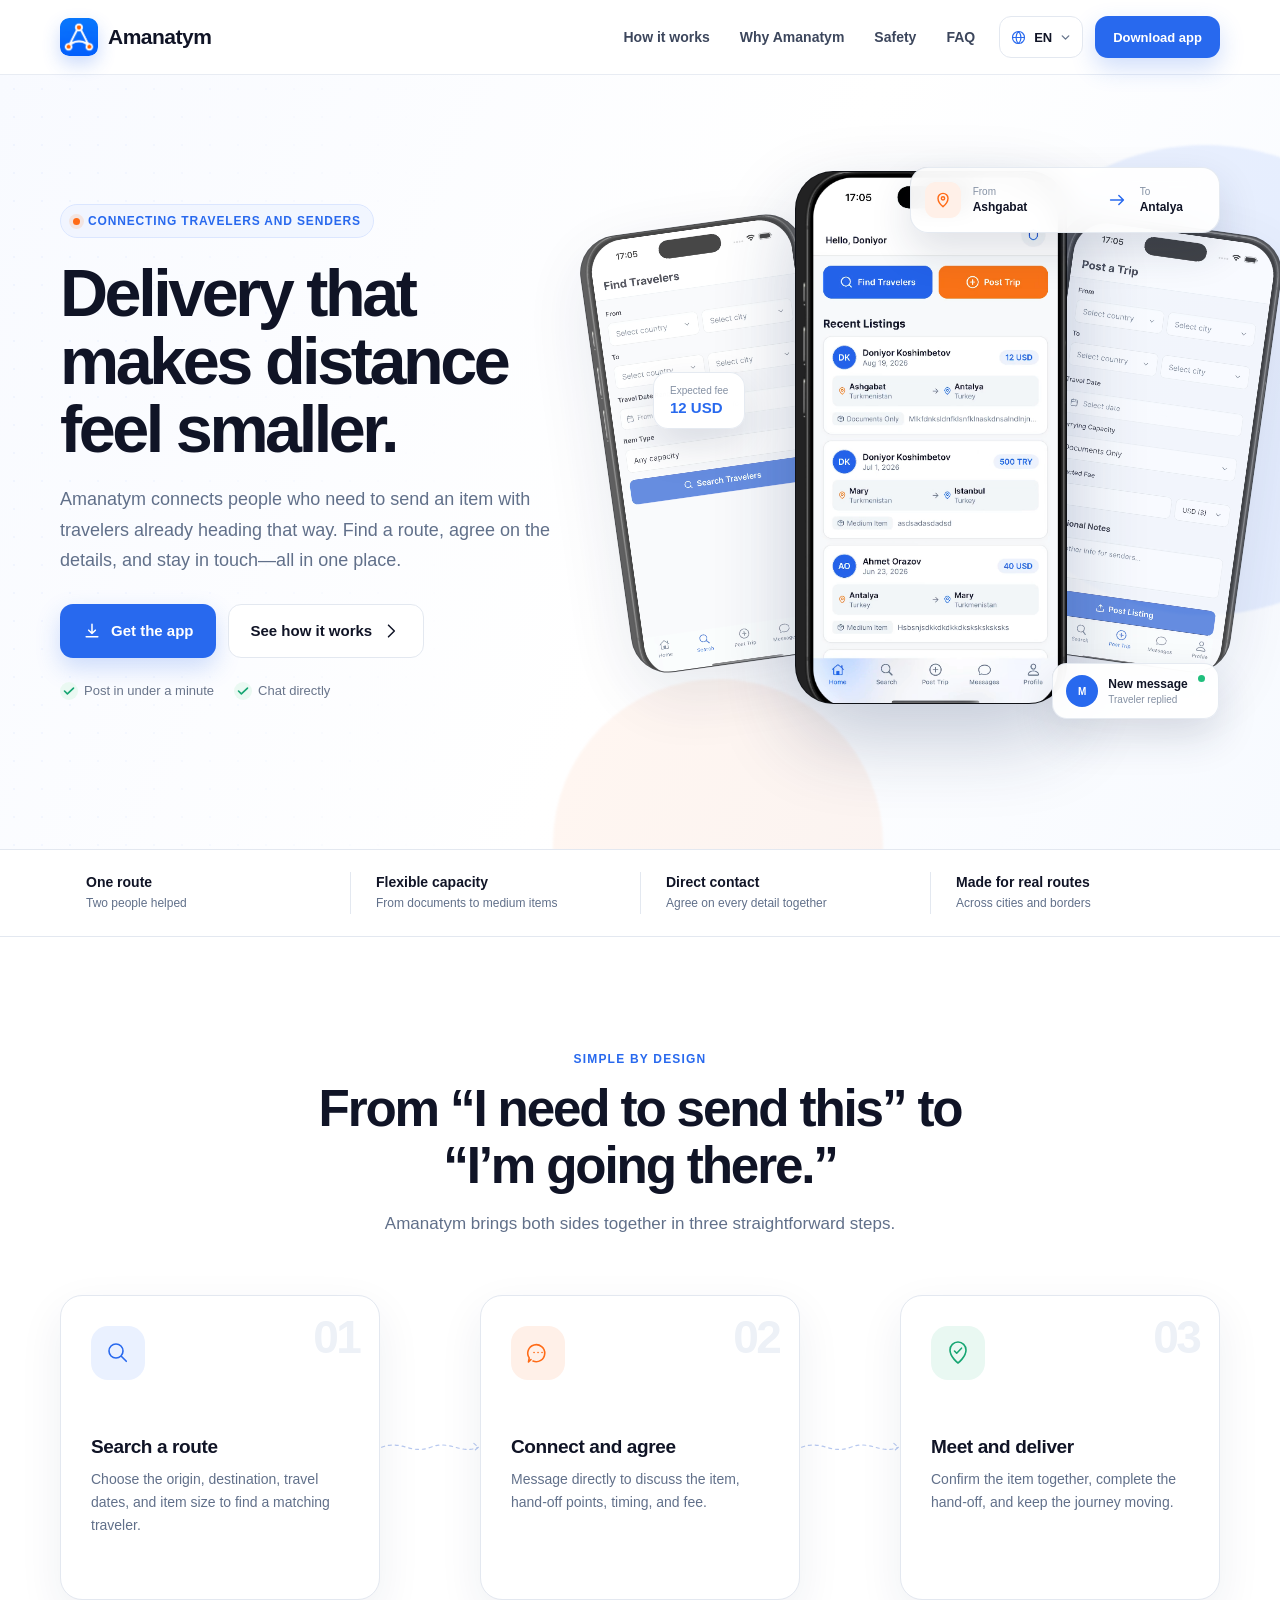
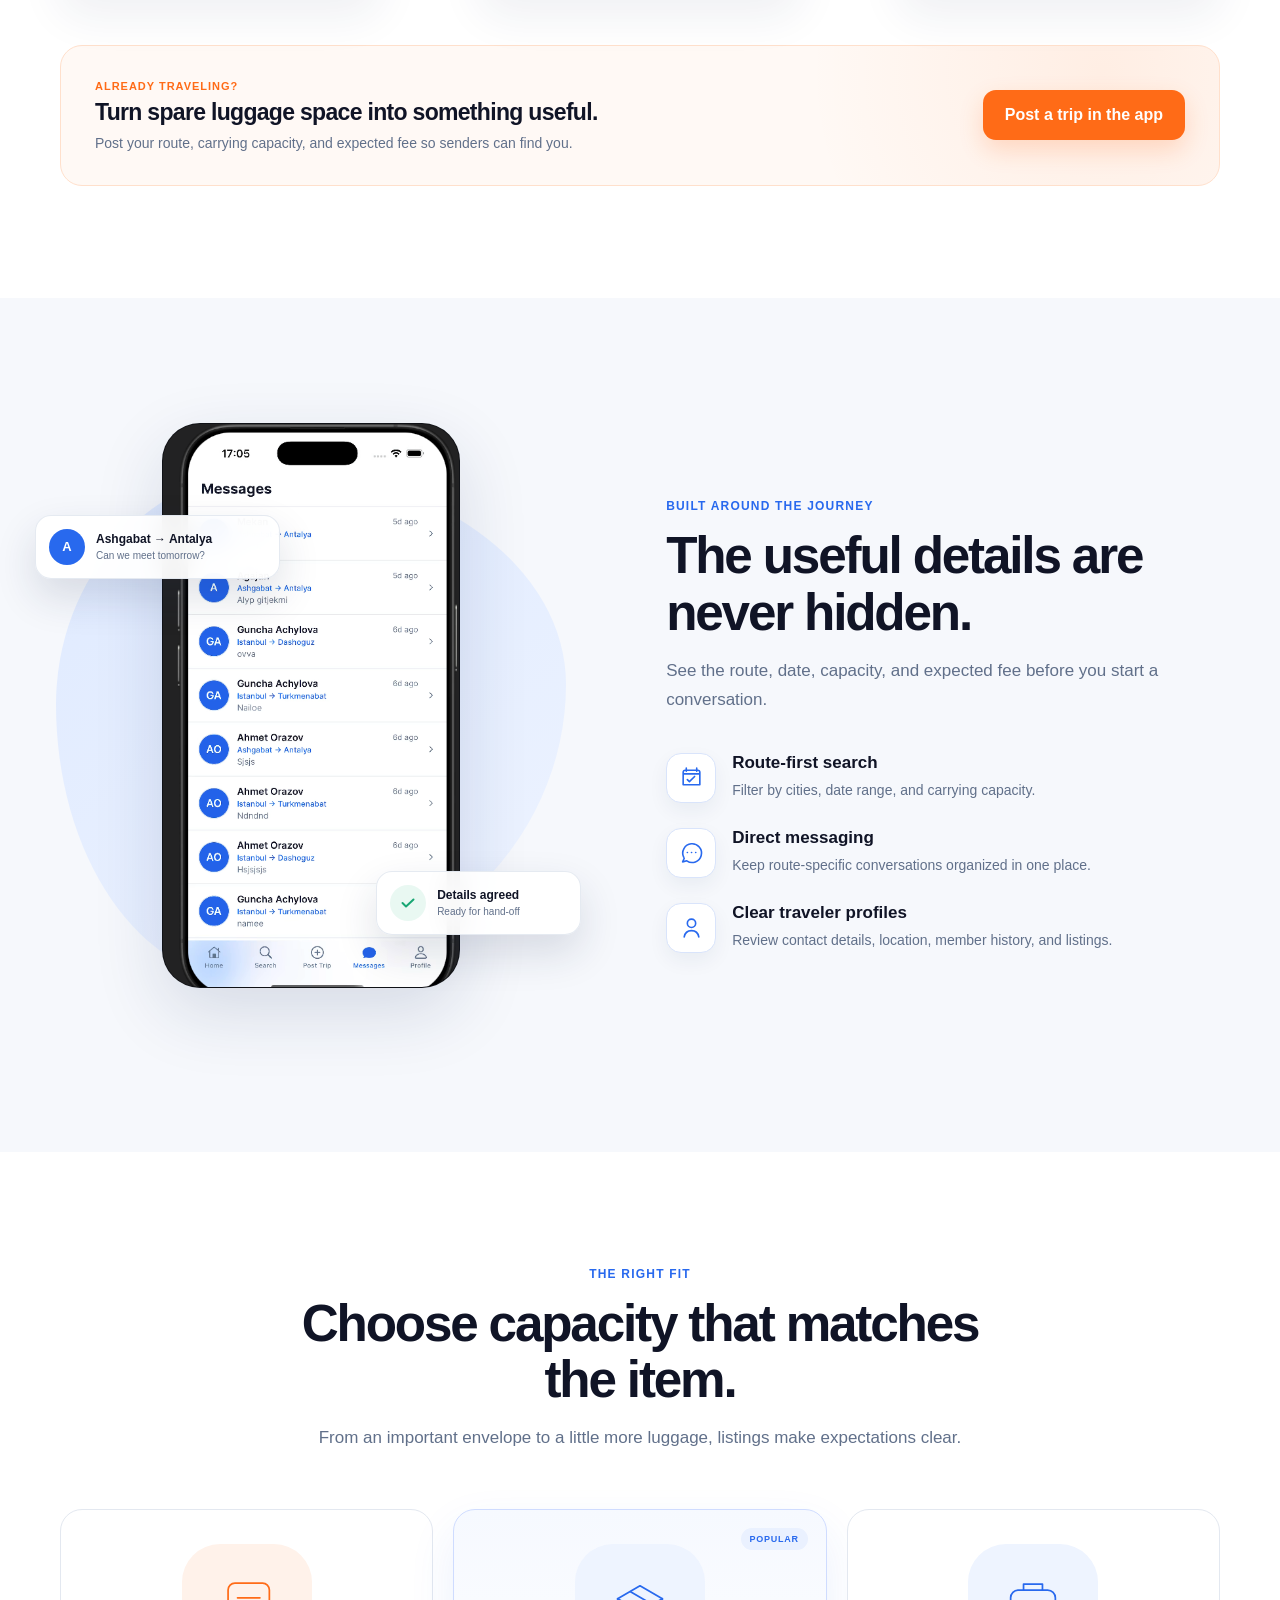
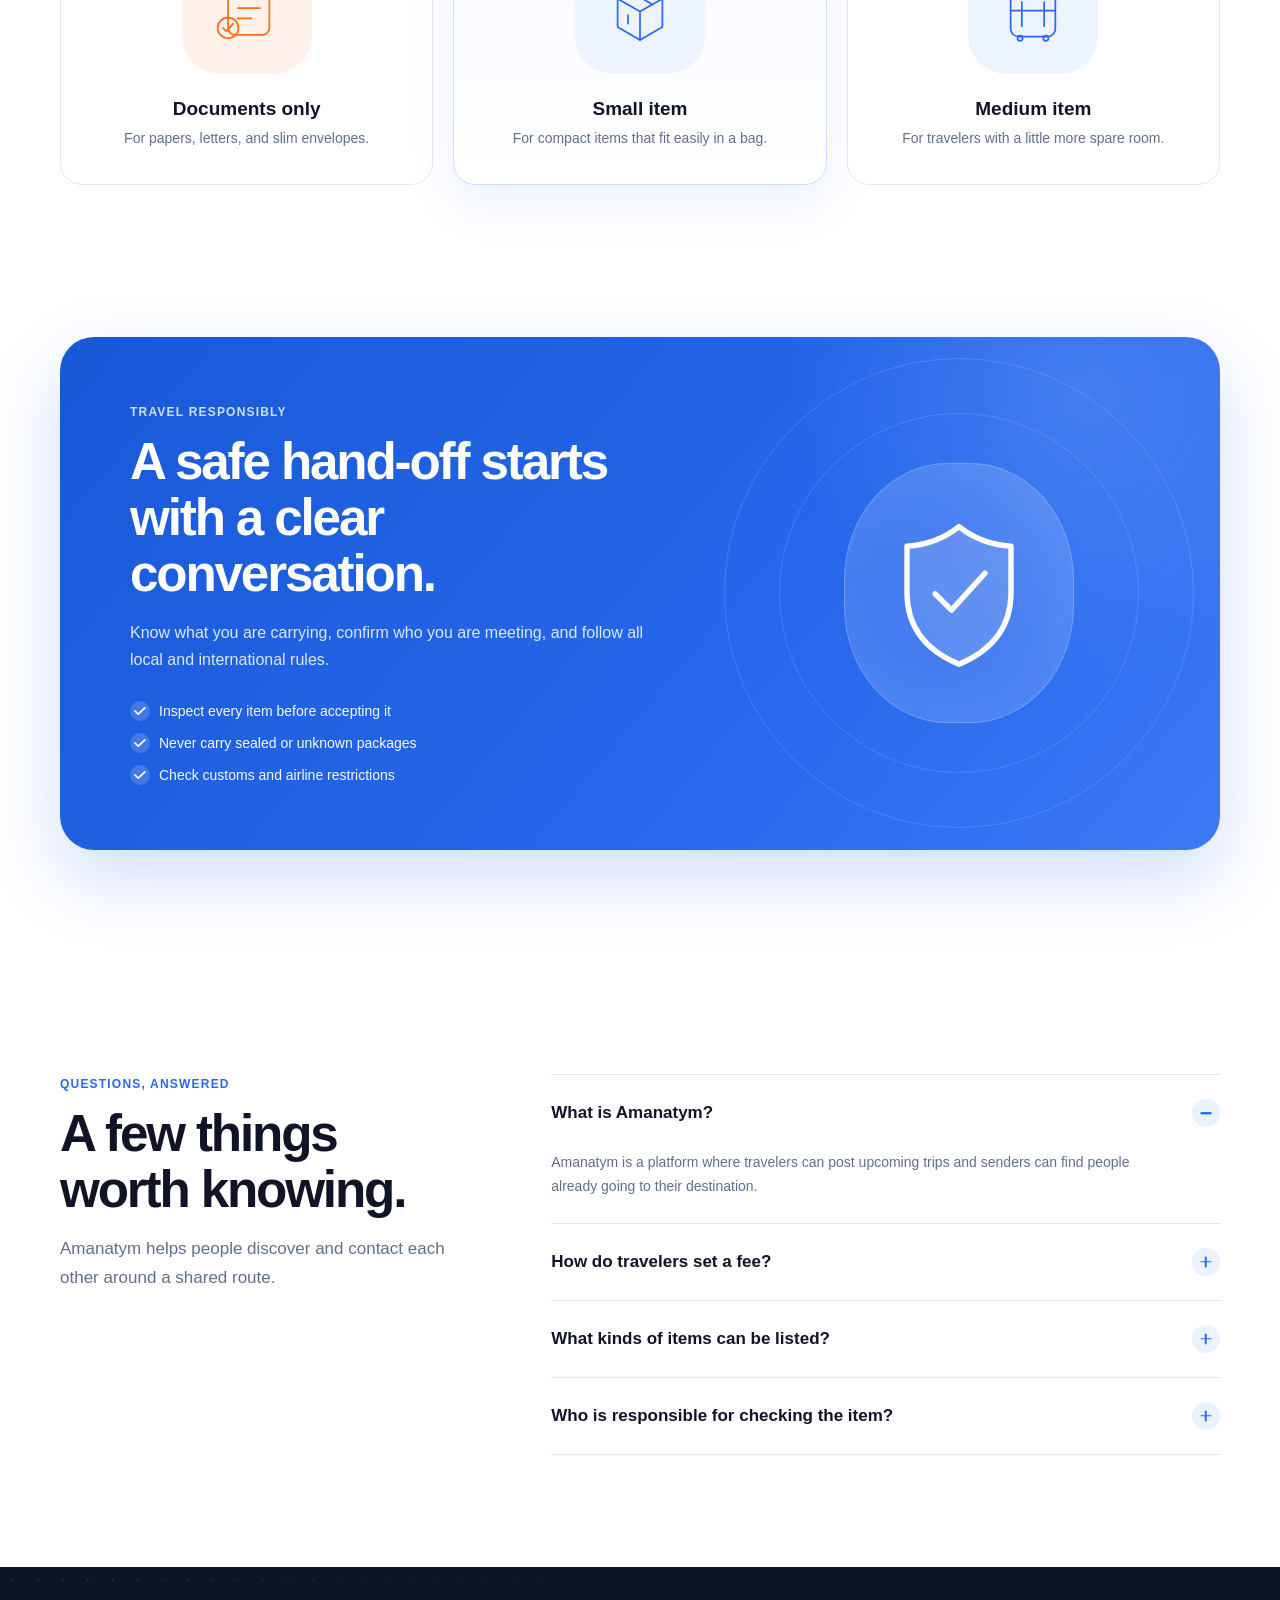
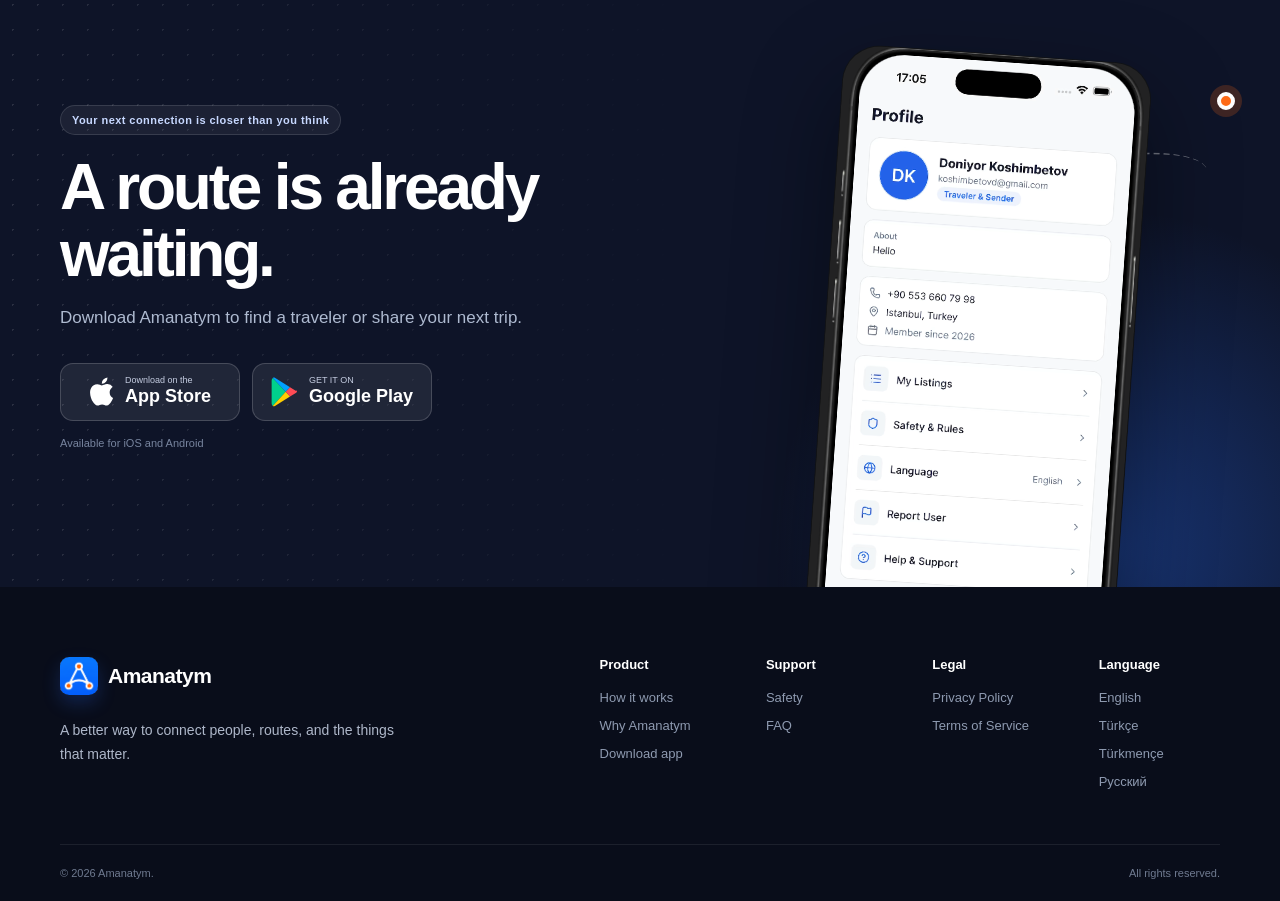
<file: index.html>
<!doctype html>
<html lang="en">
  <head>
    <meta charset="UTF-8" />
    <meta name="viewport" content="width=device-width, initial-scale=1.0" />
    <meta
      name="description"
      content="Amanatym connects senders with travelers already heading their way."
    />
    <meta name="theme-color" content="#2869ee" />
    <title>Amanatym — Send it with someone going there</title>
    <link rel="icon" type="image/png" href="icon/tablogo.png" />
    <link rel="apple-touch-icon" href="icon/logo.png" />
    <link rel="stylesheet" href="styles.css" />
    <script src="app.js" defer></script>
  </head>
  <body>
    <header class="site-header" id="top">
      <div class="container nav-wrap">
        <a class="brand" href="#top" aria-label="Amanatym home">
          <img class="brand-logo" src="icon/logo.png" alt="" aria-hidden="true" />
          <span>Amanatym</span>
        </a>

        <nav class="desktop-nav" aria-label="Main navigation">
          <a href="#how" data-i18n="nav.how">How it works</a>
          <a href="#why" data-i18n="nav.why">Why Amanatym</a>
          <a href="#safety" data-i18n="nav.safety">Safety</a>
          <a href="#faq" data-i18n="nav.faq">FAQ</a>
        </nav>

        <div class="nav-actions">
          <div class="language-picker">
            <button
              class="language-button"
              type="button"
              aria-haspopup="listbox"
              aria-expanded="false"
              aria-label="Choose language"
            >
              <span class="language-globe" aria-hidden="true">
                <svg viewBox="0 0 24 24" fill="none">
                  <circle cx="12" cy="12" r="8.5" />
                  <path d="M3.8 12h16.4M12 3.5c2.3 2.4 3.5 5.2 3.5 8.5s-1.2 6.1-3.5 8.5M12 3.5C9.7 5.9 8.5 8.7 8.5 12s1.2 6.1 3.5 8.5" />
                </svg>
              </span>
              <span class="current-language">EN</span>
              <svg class="chevron" viewBox="0 0 16 16" fill="none" aria-hidden="true">
                <path d="m4 6 4 4 4-4" />
              </svg>
            </button>
            <div class="language-menu" role="listbox">
              <button type="button" role="option" data-lang="en">English <span>EN</span></button>
              <button type="button" role="option" data-lang="tr">Türkçe <span>TR</span></button>
              <button type="button" role="option" data-lang="tkm">Türkmençe <span>TKM</span></button>
              <button type="button" role="option" data-lang="ru">Русский <span>RU</span></button>
            </div>
          </div>

          <a class="button button-small button-primary desktop-download" href="#download" data-i18n="nav.download">
            Download app
          </a>

          <button class="menu-button" type="button" aria-label="Open menu" aria-expanded="false">
            <span></span><span></span><span></span>
          </button>
        </div>
      </div>

      <div class="mobile-nav">
        <a href="#how" data-i18n="nav.how">How it works</a>
        <a href="#why" data-i18n="nav.why">Why Amanatym</a>
        <a href="#safety" data-i18n="nav.safety">Safety</a>
        <a href="#faq" data-i18n="nav.faq">FAQ</a>
        <a class="button button-primary" href="#download" data-i18n="nav.download">Download app</a>
      </div>
    </header>

    <main>
      <section class="hero">
        <div class="hero-orb hero-orb-one"></div>
        <div class="hero-orb hero-orb-two"></div>
        <div class="container hero-grid">
          <div class="hero-copy">
            <div class="eyebrow">
              <span class="eyebrow-dot"></span>
              <span data-i18n="hero.eyebrow">Connecting travelers and senders</span>
            </div>
            <h1 data-i18n="hero.title">Delivery that makes distance feel smaller.</h1>
            <p class="hero-text" data-i18n="hero.text">
              Amanatym connects people who need to send an item with travelers already heading that way. Find a route, agree on the details, and stay in touch—all in one place.
            </p>
            <div class="hero-actions">
              <a class="button button-primary button-large" href="#download">
                <svg viewBox="0 0 24 24" fill="none" aria-hidden="true">
                  <path d="M12 4v11m0 0 4-4m-4 4-4-4M5 19h14" />
                </svg>
                <span data-i18n="hero.download">Get the app</span>
              </a>
              <a class="button button-ghost button-large" href="#how">
                <span data-i18n="hero.learn">See how it works</span>
                <svg viewBox="0 0 24 24" fill="none" aria-hidden="true">
                  <path d="m9 5 7 7-7 7" />
                </svg>
              </a>
            </div>
            <div class="hero-notes">
              <span>
                <svg viewBox="0 0 20 20" fill="none" aria-hidden="true">
                  <path d="m5 10 3.2 3.2L15 6.8" />
                </svg>
                <span data-i18n="hero.note1">Post in under a minute</span>
              </span>
              <span>
                <svg viewBox="0 0 20 20" fill="none" aria-hidden="true">
                  <path d="m5 10 3.2 3.2L15 6.8" />
                </svg>
                <span data-i18n="hero.note2">Chat directly</span>
              </span>
            </div>
          </div>

          <div class="phone-stage" aria-label="Amanatym mobile app preview">
            <div class="route-card route-card-top">
              <div class="route-icon route-icon-orange">
                <svg viewBox="0 0 24 24" fill="none" aria-hidden="true">
                  <path d="M12 20s6-4.7 6-10a6 6 0 1 0-12 0c0 5.3 6 10 6 10Z" />
                  <circle cx="12" cy="10" r="2" />
                </svg>
              </div>
              <div>
                <span data-i18n="hero.routeFrom">From</span>
                <strong>Ashgabat</strong>
              </div>
              <svg class="route-arrow" viewBox="0 0 24 24" fill="none" aria-hidden="true">
                <path d="M5 12h14m-5-5 5 5-5 5" />
              </svg>
              <div>
                <span data-i18n="hero.routeTo">To</span>
                <strong>Antalya</strong>
              </div>
            </div>

            <div class="phone phone-back phone-left">
              <img
                src="public/app-screens/search.png"
                alt="Amanatym traveler search screen"
                data-i18n-alt="alts.search"
              />
            </div>
            <div class="phone phone-back phone-right">
              <img
                src="public/app-screens/post-trip.png"
                alt="Amanatym post a trip screen"
                data-i18n-alt="alts.post"
              />
            </div>
            <div class="phone phone-front">
              <img
                src="public/app-screens/home.png"
                alt="Amanatym home screen with recent trips"
                data-i18n-alt="alts.home"
              />
            </div>

            <div class="floating-card floating-fee">
              <span data-i18n="hero.expectedFee">Expected fee</span>
              <strong>12 USD</strong>
            </div>
            <div class="floating-card floating-chat">
              <span class="chat-avatar">M</span>
              <div>
                <strong data-i18n="hero.newMessage">New message</strong>
                <span data-i18n="hero.reply">Traveler replied</span>
              </div>
              <span class="online-dot"></span>
            </div>
          </div>
        </div>
      </section>

      <section class="trust-strip" aria-label="Product highlights">
        <div class="container trust-grid">
          <div>
            <strong data-i18n="trust.oneTitle">One route</strong>
            <span data-i18n="trust.oneText">Two people helped</span>
          </div>
          <div>
            <strong data-i18n="trust.twoTitle">Flexible capacity</strong>
            <span data-i18n="trust.twoText">From documents to medium items</span>
          </div>
          <div>
            <strong data-i18n="trust.threeTitle">Direct contact</strong>
            <span data-i18n="trust.threeText">Agree on every detail together</span>
          </div>
          <div>
            <strong data-i18n="trust.fourTitle">Made for real routes</strong>
            <span data-i18n="trust.fourText">Across cities and borders</span>
          </div>
        </div>
      </section>

      <section class="section how-section" id="how">
        <div class="container">
          <div class="section-heading centered">
            <span class="section-kicker" data-i18n="how.kicker">Simple by design</span>
            <h2 data-i18n="how.title">From “I need to send this” to “I’m going there.”</h2>
            <p data-i18n="how.text">
              Amanatym brings both sides together in three straightforward steps.
            </p>
          </div>

          <div class="steps">
            <article class="step-card">
              <span class="step-number">01</span>
              <div class="step-icon step-icon-blue">
                <svg viewBox="0 0 28 28" fill="none" aria-hidden="true">
                  <circle cx="12" cy="12" r="7" />
                  <path d="m17.3 17.3 5 5" />
                </svg>
              </div>
              <h3 data-i18n="how.step1Title">Search a route</h3>
              <p data-i18n="how.step1Text">
                Choose the origin, destination, travel dates, and item size to find a matching traveler.
              </p>
            </article>

            <div class="step-connector" aria-hidden="true">
              <svg viewBox="0 0 130 24" fill="none">
                <path d="M2 12c26-10 38 10 64 0s38 10 62 0" />
                <path d="m122 7 6 5-6 5" />
              </svg>
            </div>

            <article class="step-card">
              <span class="step-number">02</span>
              <div class="step-icon step-icon-orange">
                <svg viewBox="0 0 28 28" fill="none" aria-hidden="true">
                  <path d="M7 20.5 4.5 23l.7-4.1A8.5 8.5 0 1 1 9 22" />
                  <path d="M10 13.5h.1m3.9 0h.1m3.9 0h.1" />
                </svg>
              </div>
              <h3 data-i18n="how.step2Title">Connect and agree</h3>
              <p data-i18n="how.step2Text">
                Message directly to discuss the item, hand-off points, timing, and fee.
              </p>
            </article>

            <div class="step-connector" aria-hidden="true">
              <svg viewBox="0 0 130 24" fill="none">
                <path d="M2 12c26-10 38 10 64 0s38 10 62 0" />
                <path d="m122 7 6 5-6 5" />
              </svg>
            </div>

            <article class="step-card">
              <span class="step-number">03</span>
              <div class="step-icon step-icon-green">
                <svg viewBox="0 0 28 28" fill="none" aria-hidden="true">
                  <path d="M14 24s8-6 8-13a8 8 0 1 0-16 0c0 7 8 13 8 13Z" />
                  <path d="m10.5 12 2.2 2.2 4.8-5" />
                </svg>
              </div>
              <h3 data-i18n="how.step3Title">Meet and deliver</h3>
              <p data-i18n="how.step3Text">
                Confirm the item together, complete the hand-off, and keep the journey moving.
              </p>
            </article>
          </div>

          <div class="traveler-callout">
            <div>
              <span class="callout-label" data-i18n="how.travelerLabel">Already traveling?</span>
              <h3 data-i18n="how.travelerTitle">Turn spare luggage space into something useful.</h3>
              <p data-i18n="how.travelerText">
                Post your route, carrying capacity, and expected fee so senders can find you.
              </p>
            </div>
            <a class="button button-orange" href="#download" data-i18n="how.postTrip">Post a trip in the app</a>
          </div>
        </div>
      </section>

      <section class="section product-section" id="why">
        <div class="container product-grid">
          <div class="product-visual">
            <div class="visual-blob"></div>
            <div class="phone showcase-phone">
              <img
                src="public/app-screens/messages.png"
                alt="Amanatym messages screen"
                data-i18n-alt="alts.messages"
                loading="lazy"
              />
            </div>
            <div class="conversation-bubble bubble-one">
              <span class="mini-avatar">A</span>
              <div>
                <strong>Ashgabat → Antalya</strong>
                <span data-i18n="why.chatOne">Can we meet tomorrow?</span>
              </div>
            </div>
            <div class="conversation-bubble bubble-two">
              <span class="mini-check">
                <svg viewBox="0 0 20 20" fill="none" aria-hidden="true">
                  <path d="m5 10 3.2 3.2L15 6.8" />
                </svg>
              </span>
              <div>
                <strong data-i18n="why.agreed">Details agreed</strong>
                <span data-i18n="why.ready">Ready for hand-off</span>
              </div>
            </div>
          </div>

          <div class="product-copy">
            <span class="section-kicker" data-i18n="why.kicker">Built around the journey</span>
            <h2 data-i18n="why.title">The useful details are never hidden.</h2>
            <p class="section-intro" data-i18n="why.text">
              See the route, date, capacity, and expected fee before you start a conversation.
            </p>

            <div class="feature-list">
              <div class="feature">
                <div class="feature-icon">
                  <svg viewBox="0 0 24 24" fill="none" aria-hidden="true">
                    <path d="M4 8.5h16M7 3v3m10-3v3M6 5h12a2 2 0 0 1 2 2v12H4V7a2 2 0 0 1 2-2Z" />
                    <path d="m8 14 2 2 5-5" />
                  </svg>
                </div>
                <div>
                  <h3 data-i18n="why.feature1Title">Route-first search</h3>
                  <p data-i18n="why.feature1Text">Filter by cities, date range, and carrying capacity.</p>
                </div>
              </div>
              <div class="feature">
                <div class="feature-icon">
                  <svg viewBox="0 0 24 24" fill="none" aria-hidden="true">
                    <path d="M5 17.5 3.5 21l4-1a9 9 0 1 0-3-3.5" />
                    <path d="M8 12h.1m3.9 0h.1m3.9 0h.1" />
                  </svg>
                </div>
                <div>
                  <h3 data-i18n="why.feature2Title">Direct messaging</h3>
                  <p data-i18n="why.feature2Text">Keep route-specific conversations organized in one place.</p>
                </div>
              </div>
              <div class="feature">
                <div class="feature-icon">
                  <svg viewBox="0 0 24 24" fill="none" aria-hidden="true">
                    <circle cx="12" cy="8" r="4" />
                    <path d="M5 21c.7-4.1 3-6 7-6s6.3 1.9 7 6" />
                  </svg>
                </div>
                <div>
                  <h3 data-i18n="why.feature3Title">Clear traveler profiles</h3>
                  <p data-i18n="why.feature3Text">Review contact details, location, member history, and listings.</p>
                </div>
              </div>
            </div>
          </div>
        </div>
      </section>

      <section class="section capacity-section">
        <div class="container">
          <div class="section-heading centered">
            <span class="section-kicker" data-i18n="capacity.kicker">The right fit</span>
            <h2 data-i18n="capacity.title">Choose capacity that matches the item.</h2>
            <p data-i18n="capacity.text">
              From an important envelope to a little more luggage, listings make expectations clear.
            </p>
          </div>

          <div class="capacity-grid">
            <article class="capacity-card">
              <div class="capacity-art document-art">
                <svg viewBox="0 0 100 100" fill="none" aria-hidden="true">
                  <rect x="28" y="20" width="48" height="60" rx="8" />
                  <path d="M39 37h26M39 49h26M39 61h16" />
                  <circle cx="28" cy="72" r="12" />
                  <path d="m22 72 4 4 8-9" />
                </svg>
              </div>
              <h3 data-i18n="capacity.documentsTitle">Documents only</h3>
              <p data-i18n="capacity.documentsText">For papers, letters, and slim envelopes.</p>
            </article>
            <article class="capacity-card capacity-card-featured">
              <span class="popular-tag" data-i18n="capacity.popular">Popular</span>
              <div class="capacity-art">
                <svg viewBox="0 0 100 100" fill="none" aria-hidden="true">
                  <path d="M24 38 50 23l26 15v33L50 86 24 71V38Z" />
                  <path d="m24 38 26 15 26-15M50 53v33M39 30l26 15" />
                  <path d="M36 57v10" />
                </svg>
              </div>
              <h3 data-i18n="capacity.smallTitle">Small item</h3>
              <p data-i18n="capacity.smallText">For compact items that fit easily in a bag.</p>
            </article>
            <article class="capacity-card">
              <div class="capacity-art">
                <svg viewBox="0 0 100 100" fill="none" aria-hidden="true">
                  <rect x="24" y="28" width="52" height="54" rx="9" />
                  <path d="M39 28v-7h22v7M37 42v28M63 42v28M24 52h52" />
                  <circle cx="35" cy="84" r="3" />
                  <circle cx="65" cy="84" r="3" />
                </svg>
              </div>
              <h3 data-i18n="capacity.mediumTitle">Medium item</h3>
              <p data-i18n="capacity.mediumText">For travelers with a little more spare room.</p>
            </article>
          </div>
        </div>
      </section>

      <section class="section safety-section" id="safety">
        <div class="container safety-card">
          <div class="safety-copy">
            <span class="section-kicker section-kicker-light" data-i18n="safety.kicker">Travel responsibly</span>
            <h2 data-i18n="safety.title">A safe hand-off starts with a clear conversation.</h2>
            <p data-i18n="safety.text">
              Know what you are carrying, confirm who you are meeting, and follow all local and international rules.
            </p>
            <div class="safety-points">
              <span>
                <svg viewBox="0 0 20 20" fill="none" aria-hidden="true">
                  <path d="m5 10 3.2 3.2L15 6.8" />
                </svg>
                <span data-i18n="safety.point1">Inspect every item before accepting it</span>
              </span>
              <span>
                <svg viewBox="0 0 20 20" fill="none" aria-hidden="true">
                  <path d="m5 10 3.2 3.2L15 6.8" />
                </svg>
                <span data-i18n="safety.point2">Never carry sealed or unknown packages</span>
              </span>
              <span>
                <svg viewBox="0 0 20 20" fill="none" aria-hidden="true">
                  <path d="m5 10 3.2 3.2L15 6.8" />
                </svg>
                <span data-i18n="safety.point3">Check customs and airline restrictions</span>
              </span>
            </div>
          </div>
          <div class="safety-visual">
            <div class="shield">
              <svg viewBox="0 0 120 140" fill="none" aria-hidden="true">
                <path d="M60 8c15 12 31 17 48 18v43c0 31-17 53-48 66C29 122 12 100 12 69V26c17-1 33-6 48-18Z" />
                <path d="m38 70 15 15 31-34" />
              </svg>
            </div>
            <span class="safety-ring ring-one"></span>
            <span class="safety-ring ring-two"></span>
          </div>
        </div>
      </section>

      <section class="section faq-section" id="faq">
        <div class="container faq-grid">
          <div class="faq-heading">
            <span class="section-kicker" data-i18n="faq.kicker">Questions, answered</span>
            <h2 data-i18n="faq.title">A few things worth knowing.</h2>
            <p data-i18n="faq.text">
              Amanatym helps people discover and contact each other around a shared route.
            </p>
          </div>
          <div class="accordion">
            <article class="faq-item open">
              <button type="button" aria-expanded="true">
                <span data-i18n="faq.q1">What is Amanatym?</span>
                <span class="faq-plus"></span>
              </button>
              <div class="faq-answer">
                <p data-i18n="faq.a1">
                  Amanatym is a platform where travelers can post upcoming trips and senders can find people already going to their destination.
                </p>
              </div>
            </article>
            <article class="faq-item">
              <button type="button" aria-expanded="false">
                <span data-i18n="faq.q2">How do travelers set a fee?</span>
                <span class="faq-plus"></span>
              </button>
              <div class="faq-answer">
                <p data-i18n="faq.a2">
                  Travelers add an expected fee when posting a trip. Both sides can discuss the final details directly in messages.
                </p>
              </div>
            </article>
            <article class="faq-item">
              <button type="button" aria-expanded="false">
                <span data-i18n="faq.q3">What kinds of items can be listed?</span>
                <span class="faq-plus"></span>
              </button>
              <div class="faq-answer">
                <p data-i18n="faq.a3">
                  Listings can range from documents to small or medium items, depending on the traveler's available capacity and applicable rules.
                </p>
              </div>
            </article>
            <article class="faq-item">
              <button type="button" aria-expanded="false">
                <span data-i18n="faq.q4">Who is responsible for checking the item?</span>
                <span class="faq-plus"></span>
              </button>
              <div class="faq-answer">
                <p data-i18n="faq.a4">
                  Travelers should inspect every item and ensure it complies with airline, customs, and destination-country requirements before accepting it.
                </p>
              </div>
            </article>
          </div>
        </div>
      </section>

      <section class="download-section" id="download">
        <div class="download-dots" aria-hidden="true"></div>
        <div class="container download-grid">
          <div class="download-copy">
            <span class="download-pill" data-i18n="download.pill">Your next connection is closer than you think</span>
            <h2 data-i18n="download.title">A route is already waiting.</h2>
            <p data-i18n="download.text">
              Download Amanatym to find a traveler or share your next trip.
            </p>
            <div class="store-buttons">
              <a class="store-button" href="#" data-store="apple" aria-label="Download on the App Store">
                <svg class="apple-logo" viewBox="0 0 32 38" aria-hidden="true">
                  <path d="M26.7 20.2c0-4.7 3.9-7 4.1-7.1a8.8 8.8 0 0 0-7-3.8c-2.9-.3-5.7 1.7-7.2 1.7-1.5 0-3.8-1.7-6.3-1.6a9.2 9.2 0 0 0-7.7 4.7c-3.3 5.7-.8 14.1 2.3 18.7 1.6 2.2 3.4 4.7 5.9 4.6 2.3-.1 3.2-1.5 6-1.5s3.6 1.5 6.1 1.4c2.5 0 4.1-2.2 5.6-4.5a20.4 20.4 0 0 0 2.6-5.4 8.2 8.2 0 0 1-4.4-7.2ZM21.9 6.3A8.1 8.1 0 0 0 23.8.5a8.3 8.3 0 0 0-5.4 2.8 7.7 7.7 0 0 0-2 5.6 6.9 6.9 0 0 0 5.5-2.6Z" />
                </svg>
                <span>
                  <small data-i18n="download.appStoreSmall">Download on the</small>
                  <strong>App Store</strong>
                </span>
              </a>
              <a class="store-button" href="#" data-store="google" aria-label="Get it on Google Play">
                <svg class="play-logo" viewBox="0 0 42 46" aria-hidden="true">
                  <path fill="#00D18C" d="M2.8 1.2A5.2 5.2 0 0 0 1 5.2v35.6c0 1.5.6 2.8 1.7 3.8l20.2-21.8L2.8 1.2Z" />
                  <path fill="#00A1FF" d="m29.6 15.6-6.7 7.2L2.8 1.2c.8-.7 2-.9 3.2-.2l23.6 14.6Z" />
                  <path fill="#FFCE00" d="m29.6 30-6.7-7.2L2.7 44.6c.9.8 2.1.9 3.4.2L29.6 30Z" />
                  <path fill="#FF4B55" d="M39.1 21.4 29.6 15.6l-6.7 7.2 6.7 7.2 9.6-5.9c1.7-1 1.7-2.7-.1-3.7Z" />
                </svg>
                <span>
                  <small data-i18n="download.playStoreSmall">GET IT ON</small>
                  <strong>Google Play</strong>
                </span>
              </a>
            </div>
            <span class="availability" data-i18n="download.availability">Available for iOS and Android</span>
          </div>
          <div class="download-visual">
            <div class="phone download-phone">
              <img
                src="public/app-screens/profile.png"
                alt="Amanatym profile screen"
                data-i18n-alt="alts.profile"
                loading="lazy"
              />
            </div>
            <div class="download-route">
              <span class="route-pin route-pin-one"></span>
              <span class="route-line"></span>
              <span class="route-plane">
                <svg viewBox="0 0 24 24" fill="none" aria-hidden="true">
                  <path d="m21 16-8-4V5c0-1.1-.9-2-2-2s-2 .9-2 2v7l-7 4v2l7-2v4l-2 1v1l4-1 4 1v-1l-2-1v-4l8 2v-2Z" />
                </svg>
              </span>
              <span class="route-pin route-pin-two"></span>
            </div>
          </div>
        </div>
      </section>
    </main>

    <footer>
      <div class="container footer-main">
        <div class="footer-brand">
          <a class="brand brand-light" href="#top">
            <img class="brand-logo" src="icon/logo.png" alt="" aria-hidden="true" />
            <span>Amanatym</span>
          </a>
          <p data-i18n="footer.tagline">A better way to connect people, routes, and the things that matter.</p>
        </div>
        <div class="footer-links">
          <div>
            <strong data-i18n="footer.product">Product</strong>
            <a href="#how" data-i18n="nav.how">How it works</a>
            <a href="#why" data-i18n="nav.why">Why Amanatym</a>
            <a href="#download" data-i18n="nav.download">Download app</a>
          </div>
          <div>
            <strong data-i18n="footer.support">Support</strong>
            <a href="#safety" data-i18n="nav.safety">Safety</a>
            <a href="#faq" data-i18n="nav.faq">FAQ</a>
          </div>
          <div>
            <strong data-i18n="footer.legal">Legal</strong>
            <a href="privacy-policy.html" data-i18n="footer.privacy">Privacy Policy</a>
            <a href="terms-of-service.html" data-i18n="footer.terms">Terms of Service</a>
          </div>
          <div>
            <strong data-i18n="footer.language">Language</strong>
            <button type="button" data-footer-lang="en">English</button>
            <button type="button" data-footer-lang="tr">Türkçe</button>
            <button type="button" data-footer-lang="tkm">Türkmençe</button>
            <button type="button" data-footer-lang="ru">Русский</button>
          </div>
        </div>
      </div>
      <div class="container footer-bottom">
        <span>© <span id="year"></span> Amanatym.</span>
        <span data-i18n="footer.rights">All rights reserved.</span>
      </div>
    </footer>

    <div class="toast" role="status" aria-live="polite">
      <svg viewBox="0 0 24 24" fill="none" aria-hidden="true">
        <circle cx="12" cy="12" r="9" />
        <path d="M12 11v5m0-8h.01" />
      </svg>
      <span data-i18n="toast.store">Store link will be available soon.</span>
    </div>
  </body>
</html>
</file>
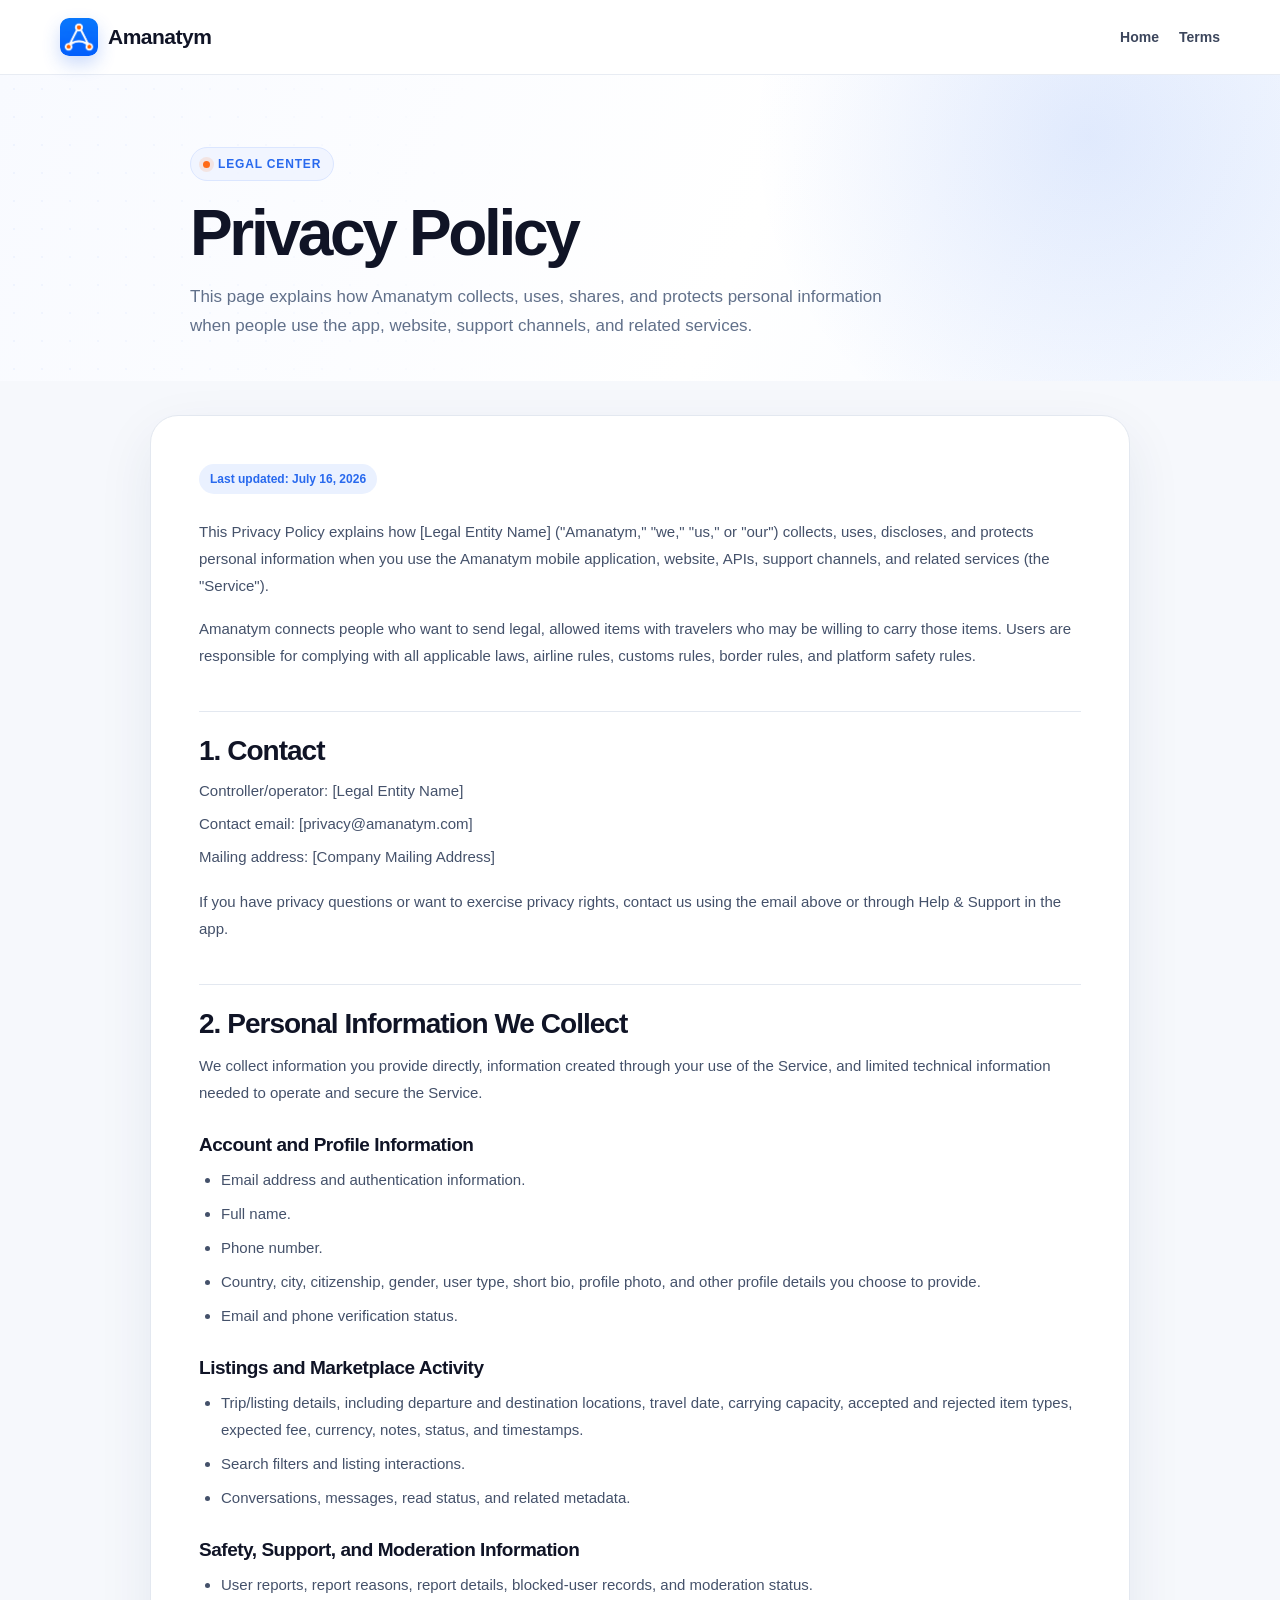
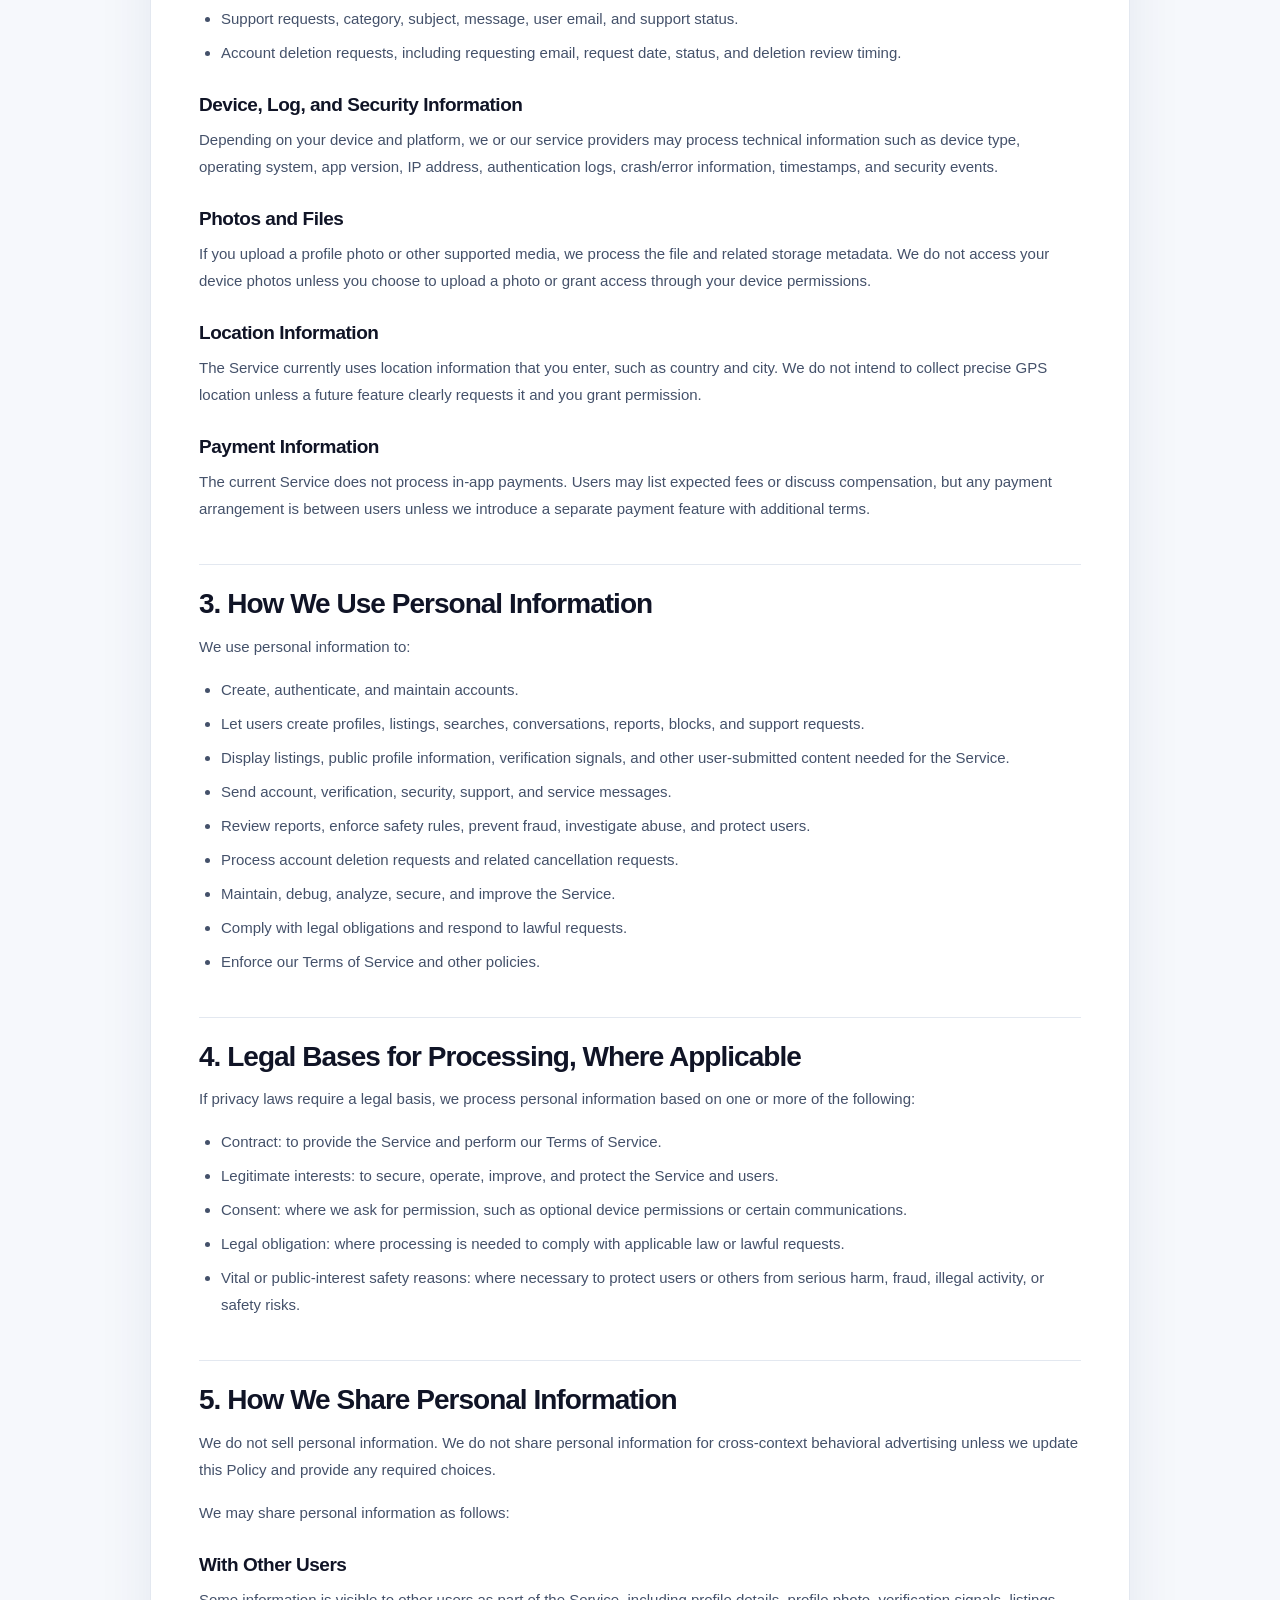
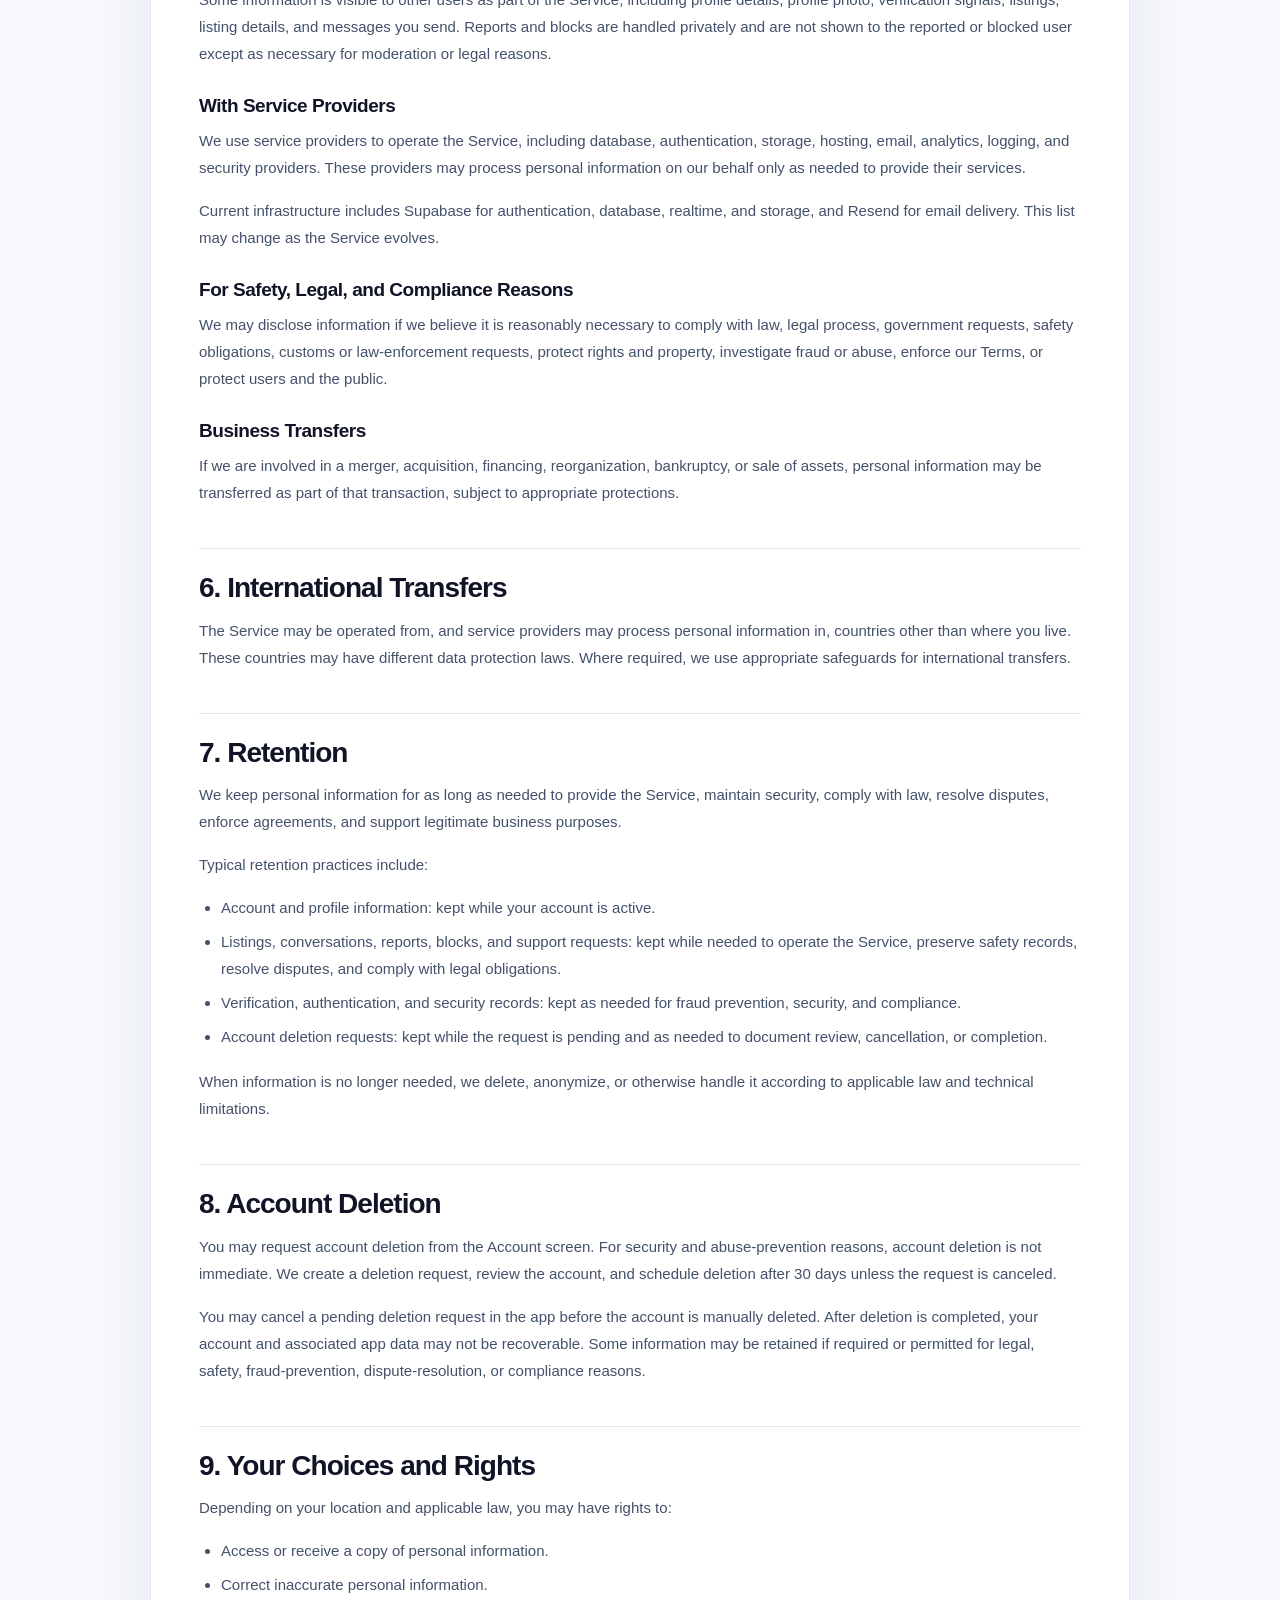
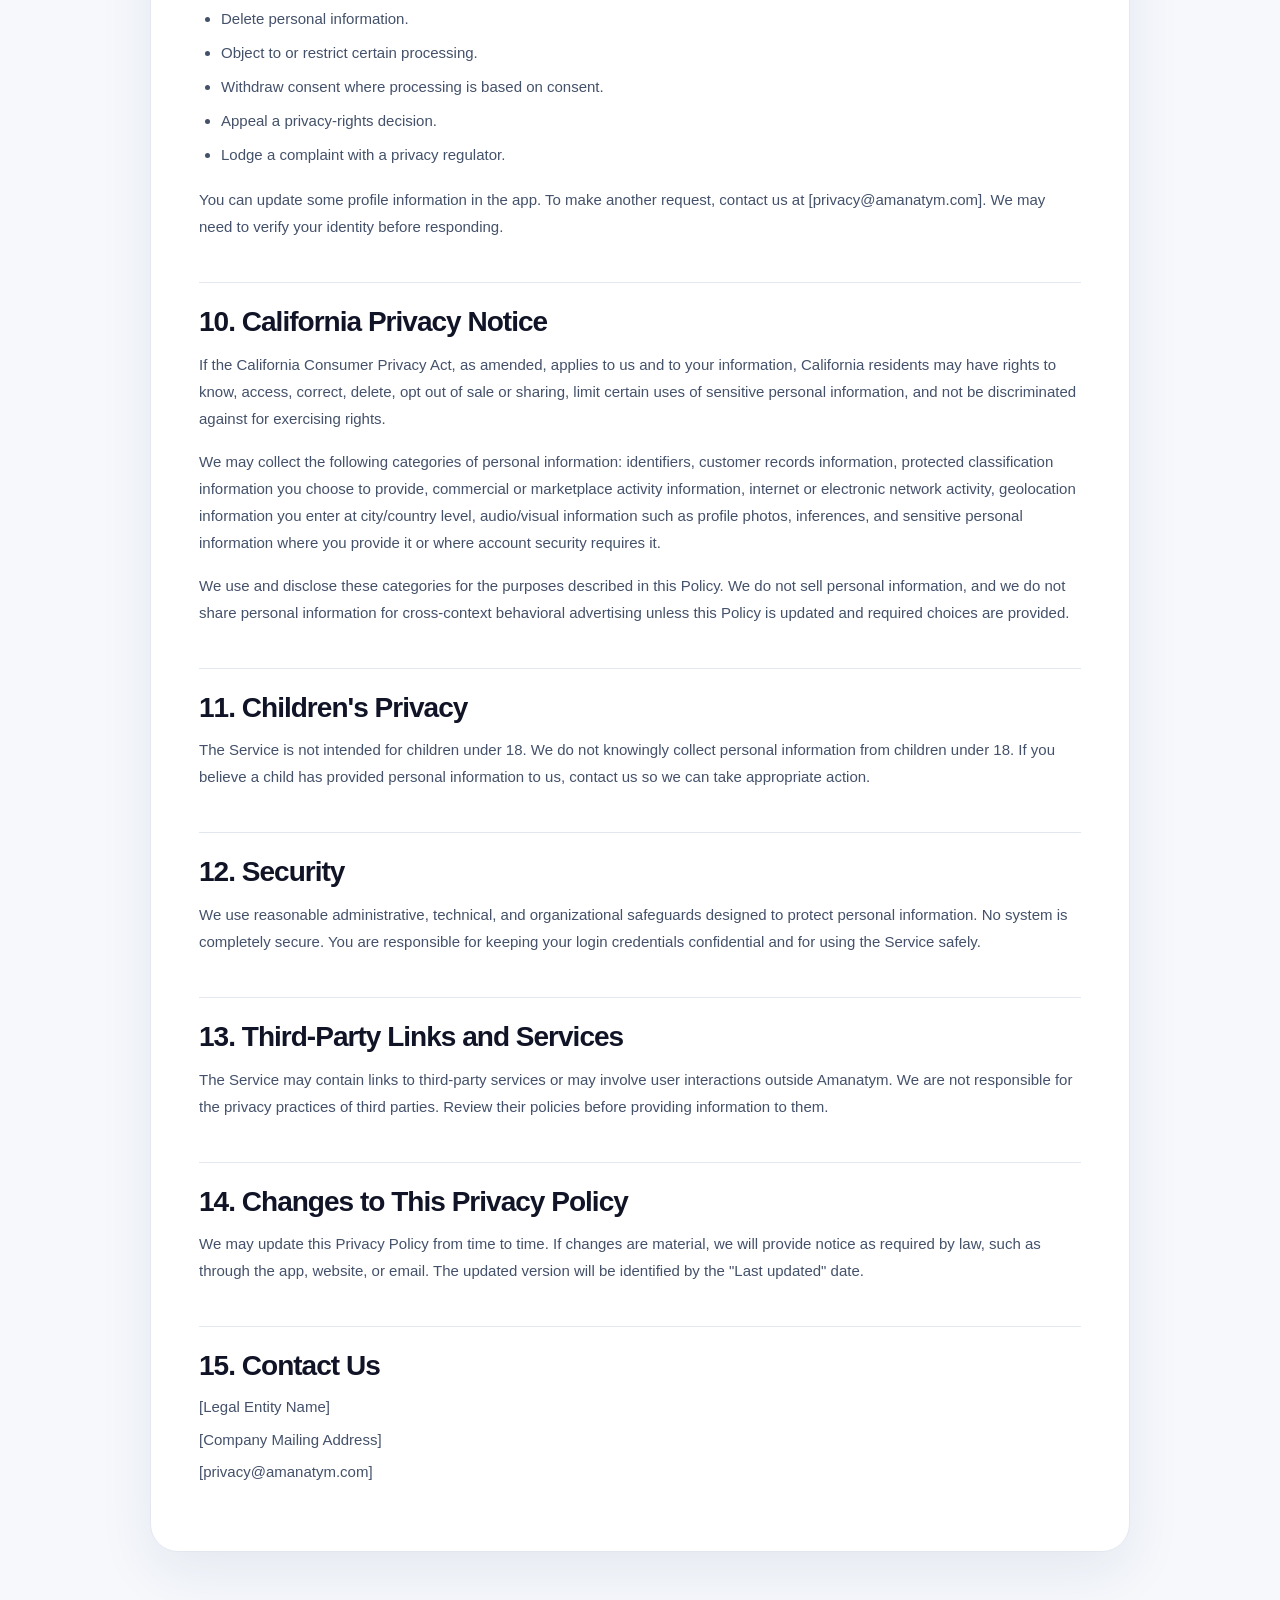
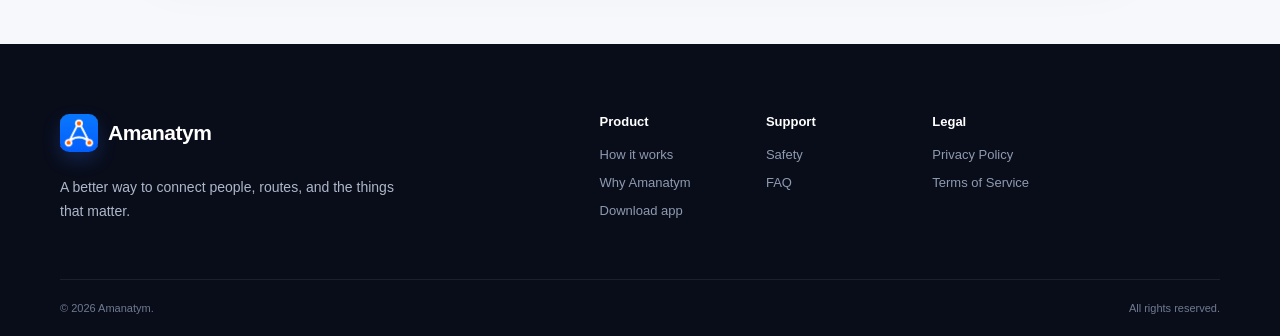
<file: privacy-policy.html>
<!doctype html>
<html lang="en">
  <head>
    <meta charset="UTF-8" />
    <meta name="viewport" content="width=device-width, initial-scale=1.0" />
    <meta
      name="description"
      content="Read the Amanatym Privacy Policy for the mobile app, website, support channels, and related services."
    />
    <meta name="theme-color" content="#2869ee" />
    <title>Amanatym Privacy Policy</title>
    <link rel="icon" type="image/png" href="icon/tablogo.png" />
    <link rel="apple-touch-icon" href="icon/logo.png" />
    <link rel="stylesheet" href="styles.css" />
  </head>
  <body class="legal-page">
    <header class="site-header">
      <div class="container nav-wrap">
        <a class="brand" href="index.html" aria-label="Amanatym home">
          <img class="brand-logo" src="icon/logo.png" alt="" aria-hidden="true" />
          <span>Amanatym</span>
        </a>

        <nav class="legal-nav" aria-label="Legal navigation">
          <a href="index.html">Home</a>
          <a href="terms-of-service.html">Terms</a>
        </nav>
      </div>
    </header>

    <main>
      <section class="legal-hero">
        <div class="container legal-hero-grid">
          <div>
            <span class="legal-badge">Legal center</span>
            <h1>Privacy Policy</h1>
            <p>
              This page explains how Amanatym collects, uses, shares, and protects personal
              information when people use the app, website, support channels, and related services.
            </p>
          </div>
        </div>
      </section>

      <div class="container legal-layout">
        <article class="legal-document">
          <span class="legal-updated">Last updated: July 16, 2026</span>

          <p>
            This Privacy Policy explains how [Legal Entity Name] ("Amanatym," "we," "us," or
            "our") collects, uses, discloses, and protects personal information when you use the
            Amanatym mobile application, website, APIs, support channels, and related services (the
            "Service").
          </p>

          <p>
            Amanatym connects people who want to send legal, allowed items with travelers who may be
            willing to carry those items. Users are responsible for complying with all applicable
            laws, airline rules, customs rules, border rules, and platform safety rules.
          </p>

          <h2 id="contact">1. Contact</h2>
          <div class="legal-contact-list">
            <span>Controller/operator: [Legal Entity Name]</span>
            <span>Contact email: [privacy@amanatym.com]</span>
            <span>Mailing address: [Company Mailing Address]</span>
          </div>
          <p>
            If you have privacy questions or want to exercise privacy rights, contact us using the
            email above or through Help &amp; Support in the app.
          </p>

          <h2 id="personal-information">2. Personal Information We Collect</h2>
          <p>
            We collect information you provide directly, information created through your use of the
            Service, and limited technical information needed to operate and secure the Service.
          </p>

          <h3>Account and Profile Information</h3>
          <ul>
            <li>Email address and authentication information.</li>
            <li>Full name.</li>
            <li>Phone number.</li>
            <li>
              Country, city, citizenship, gender, user type, short bio, profile photo, and other
              profile details you choose to provide.
            </li>
            <li>Email and phone verification status.</li>
          </ul>

          <h3>Listings and Marketplace Activity</h3>
          <ul>
            <li>
              Trip/listing details, including departure and destination locations, travel date,
              carrying capacity, accepted and rejected item types, expected fee, currency, notes,
              status, and timestamps.
            </li>
            <li>Search filters and listing interactions.</li>
            <li>Conversations, messages, read status, and related metadata.</li>
          </ul>

          <h3>Safety, Support, and Moderation Information</h3>
          <ul>
            <li>User reports, report reasons, report details, blocked-user records, and moderation status.</li>
            <li>Support requests, category, subject, message, user email, and support status.</li>
            <li>
              Account deletion requests, including requesting email, request date, status, and
              deletion review timing.
            </li>
          </ul>

          <h3>Device, Log, and Security Information</h3>
          <p>
            Depending on your device and platform, we or our service providers may process technical
            information such as device type, operating system, app version, IP address,
            authentication logs, crash/error information, timestamps, and security events.
          </p>

          <h3>Photos and Files</h3>
          <p>
            If you upload a profile photo or other supported media, we process the file and related
            storage metadata. We do not access your device photos unless you choose to upload a photo
            or grant access through your device permissions.
          </p>

          <h3>Location Information</h3>
          <p>
            The Service currently uses location information that you enter, such as country and city.
            We do not intend to collect precise GPS location unless a future feature clearly requests
            it and you grant permission.
          </p>

          <h3>Payment Information</h3>
          <p>
            The current Service does not process in-app payments. Users may list expected fees or
            discuss compensation, but any payment arrangement is between users unless we introduce a
            separate payment feature with additional terms.
          </p>

          <h2 id="use">3. How We Use Personal Information</h2>
          <p>We use personal information to:</p>
          <ul>
            <li>Create, authenticate, and maintain accounts.</li>
            <li>Let users create profiles, listings, searches, conversations, reports, blocks, and support requests.</li>
            <li>
              Display listings, public profile information, verification signals, and other
              user-submitted content needed for the Service.
            </li>
            <li>Send account, verification, security, support, and service messages.</li>
            <li>Review reports, enforce safety rules, prevent fraud, investigate abuse, and protect users.</li>
            <li>Process account deletion requests and related cancellation requests.</li>
            <li>Maintain, debug, analyze, secure, and improve the Service.</li>
            <li>Comply with legal obligations and respond to lawful requests.</li>
            <li>Enforce our Terms of Service and other policies.</li>
          </ul>

          <h2 id="legal-bases">4. Legal Bases for Processing, Where Applicable</h2>
          <p>
            If privacy laws require a legal basis, we process personal information based on one or
            more of the following:
          </p>
          <ul>
            <li>Contract: to provide the Service and perform our Terms of Service.</li>
            <li>Legitimate interests: to secure, operate, improve, and protect the Service and users.</li>
            <li>
              Consent: where we ask for permission, such as optional device permissions or certain
              communications.
            </li>
            <li>Legal obligation: where processing is needed to comply with applicable law or lawful requests.</li>
            <li>
              Vital or public-interest safety reasons: where necessary to protect users or others
              from serious harm, fraud, illegal activity, or safety risks.
            </li>
          </ul>

          <h2 id="sharing">5. How We Share Personal Information</h2>
          <p>
            We do not sell personal information. We do not share personal information for
            cross-context behavioral advertising unless we update this Policy and provide any
            required choices.
          </p>
          <p>We may share personal information as follows:</p>

          <h3>With Other Users</h3>
          <p>
            Some information is visible to other users as part of the Service, including profile
            details, profile photo, verification signals, listings, listing details, and messages you
            send. Reports and blocks are handled privately and are not shown to the reported or
            blocked user except as necessary for moderation or legal reasons.
          </p>

          <h3>With Service Providers</h3>
          <p>
            We use service providers to operate the Service, including database, authentication,
            storage, hosting, email, analytics, logging, and security providers. These providers may
            process personal information on our behalf only as needed to provide their services.
          </p>
          <p>
            Current infrastructure includes Supabase for authentication, database, realtime, and
            storage, and Resend for email delivery. This list may change as the Service evolves.
          </p>

          <h3>For Safety, Legal, and Compliance Reasons</h3>
          <p>
            We may disclose information if we believe it is reasonably necessary to comply with law,
            legal process, government requests, safety obligations, customs or law-enforcement
            requests, protect rights and property, investigate fraud or abuse, enforce our Terms, or
            protect users and the public.
          </p>

          <h3>Business Transfers</h3>
          <p>
            If we are involved in a merger, acquisition, financing, reorganization, bankruptcy, or
            sale of assets, personal information may be transferred as part of that transaction,
            subject to appropriate protections.
          </p>

          <h2 id="international-transfers">6. International Transfers</h2>
          <p>
            The Service may be operated from, and service providers may process personal information
            in, countries other than where you live. These countries may have different data
            protection laws. Where required, we use appropriate safeguards for international
            transfers.
          </p>

          <h2 id="retention">7. Retention</h2>
          <p>
            We keep personal information for as long as needed to provide the Service, maintain
            security, comply with law, resolve disputes, enforce agreements, and support legitimate
            business purposes.
          </p>
          <p>Typical retention practices include:</p>
          <ul>
            <li>Account and profile information: kept while your account is active.</li>
            <li>
              Listings, conversations, reports, blocks, and support requests: kept while needed to
              operate the Service, preserve safety records, resolve disputes, and comply with legal
              obligations.
            </li>
            <li>
              Verification, authentication, and security records: kept as needed for fraud
              prevention, security, and compliance.
            </li>
            <li>
              Account deletion requests: kept while the request is pending and as needed to document
              review, cancellation, or completion.
            </li>
          </ul>
          <p>
            When information is no longer needed, we delete, anonymize, or otherwise handle it
            according to applicable law and technical limitations.
          </p>

          <h2 id="account-deletion">8. Account Deletion</h2>
          <p>
            You may request account deletion from the Account screen. For security and
            abuse-prevention reasons, account deletion is not immediate. We create a deletion
            request, review the account, and schedule deletion after 30 days unless the request is
            canceled.
          </p>
          <p>
            You may cancel a pending deletion request in the app before the account is manually
            deleted. After deletion is completed, your account and associated app data may not be
            recoverable. Some information may be retained if required or permitted for legal, safety,
            fraud-prevention, dispute-resolution, or compliance reasons.
          </p>

          <h2 id="rights">9. Your Choices and Rights</h2>
          <p>Depending on your location and applicable law, you may have rights to:</p>
          <ul>
            <li>Access or receive a copy of personal information.</li>
            <li>Correct inaccurate personal information.</li>
            <li>Delete personal information.</li>
            <li>Object to or restrict certain processing.</li>
            <li>Withdraw consent where processing is based on consent.</li>
            <li>Appeal a privacy-rights decision.</li>
            <li>Lodge a complaint with a privacy regulator.</li>
          </ul>
          <p>
            You can update some profile information in the app. To make another request, contact us
            at [privacy@amanatym.com]. We may need to verify your identity before responding.
          </p>

          <h2 id="california">10. California Privacy Notice</h2>
          <p>
            If the California Consumer Privacy Act, as amended, applies to us and to your
            information, California residents may have rights to know, access, correct, delete, opt
            out of sale or sharing, limit certain uses of sensitive personal information, and not be
            discriminated against for exercising rights.
          </p>
          <p>
            We may collect the following categories of personal information: identifiers, customer
            records information, protected classification information you choose to provide,
            commercial or marketplace activity information, internet or electronic network activity,
            geolocation information you enter at city/country level, audio/visual information such as
            profile photos, inferences, and sensitive personal information where you provide it or
            where account security requires it.
          </p>
          <p>
            We use and disclose these categories for the purposes described in this Policy. We do not
            sell personal information, and we do not share personal information for cross-context
            behavioral advertising unless this Policy is updated and required choices are provided.
          </p>

          <h2 id="children">11. Children's Privacy</h2>
          <p>
            The Service is not intended for children under 18. We do not knowingly collect personal
            information from children under 18. If you believe a child has provided personal
            information to us, contact us so we can take appropriate action.
          </p>

          <h2 id="security">12. Security</h2>
          <p>
            We use reasonable administrative, technical, and organizational safeguards designed to
            protect personal information. No system is completely secure. You are responsible for
            keeping your login credentials confidential and for using the Service safely.
          </p>

          <h2 id="third-party">13. Third-Party Links and Services</h2>
          <p>
            The Service may contain links to third-party services or may involve user interactions
            outside Amanatym. We are not responsible for the privacy practices of third parties.
            Review their policies before providing information to them.
          </p>

          <h2 id="changes">14. Changes to This Privacy Policy</h2>
          <p>
            We may update this Privacy Policy from time to time. If changes are material, we will
            provide notice as required by law, such as through the app, website, or email. The
            updated version will be identified by the "Last updated" date.
          </p>

          <h2 id="contact-us">15. Contact Us</h2>
          <div class="legal-contact-list">
            <span>[Legal Entity Name]</span>
            <span>[Company Mailing Address]</span>
            <span>[privacy@amanatym.com]</span>
          </div>
        </article>
      </div>
    </main>

    <footer>
      <div class="container footer-main">
        <div class="footer-brand">
          <a class="brand brand-light" href="index.html">
            <img class="brand-logo" src="icon/logo.png" alt="" aria-hidden="true" />
            <span>Amanatym</span>
          </a>
          <p>A better way to connect people, routes, and the things that matter.</p>
        </div>
        <div class="footer-links">
          <div>
            <strong>Product</strong>
            <a href="index.html#how">How it works</a>
            <a href="index.html#why">Why Amanatym</a>
            <a href="index.html#download">Download app</a>
          </div>
          <div>
            <strong>Support</strong>
            <a href="index.html#safety">Safety</a>
            <a href="index.html#faq">FAQ</a>
          </div>
          <div>
            <strong>Legal</strong>
            <a href="privacy-policy.html">Privacy Policy</a>
            <a href="terms-of-service.html">Terms of Service</a>
          </div>
        </div>
      </div>
      <div class="container footer-bottom">
        <span>© 2026 Amanatym.</span>
        <span>All rights reserved.</span>
      </div>
    </footer>
  </body>
</html>
</file>
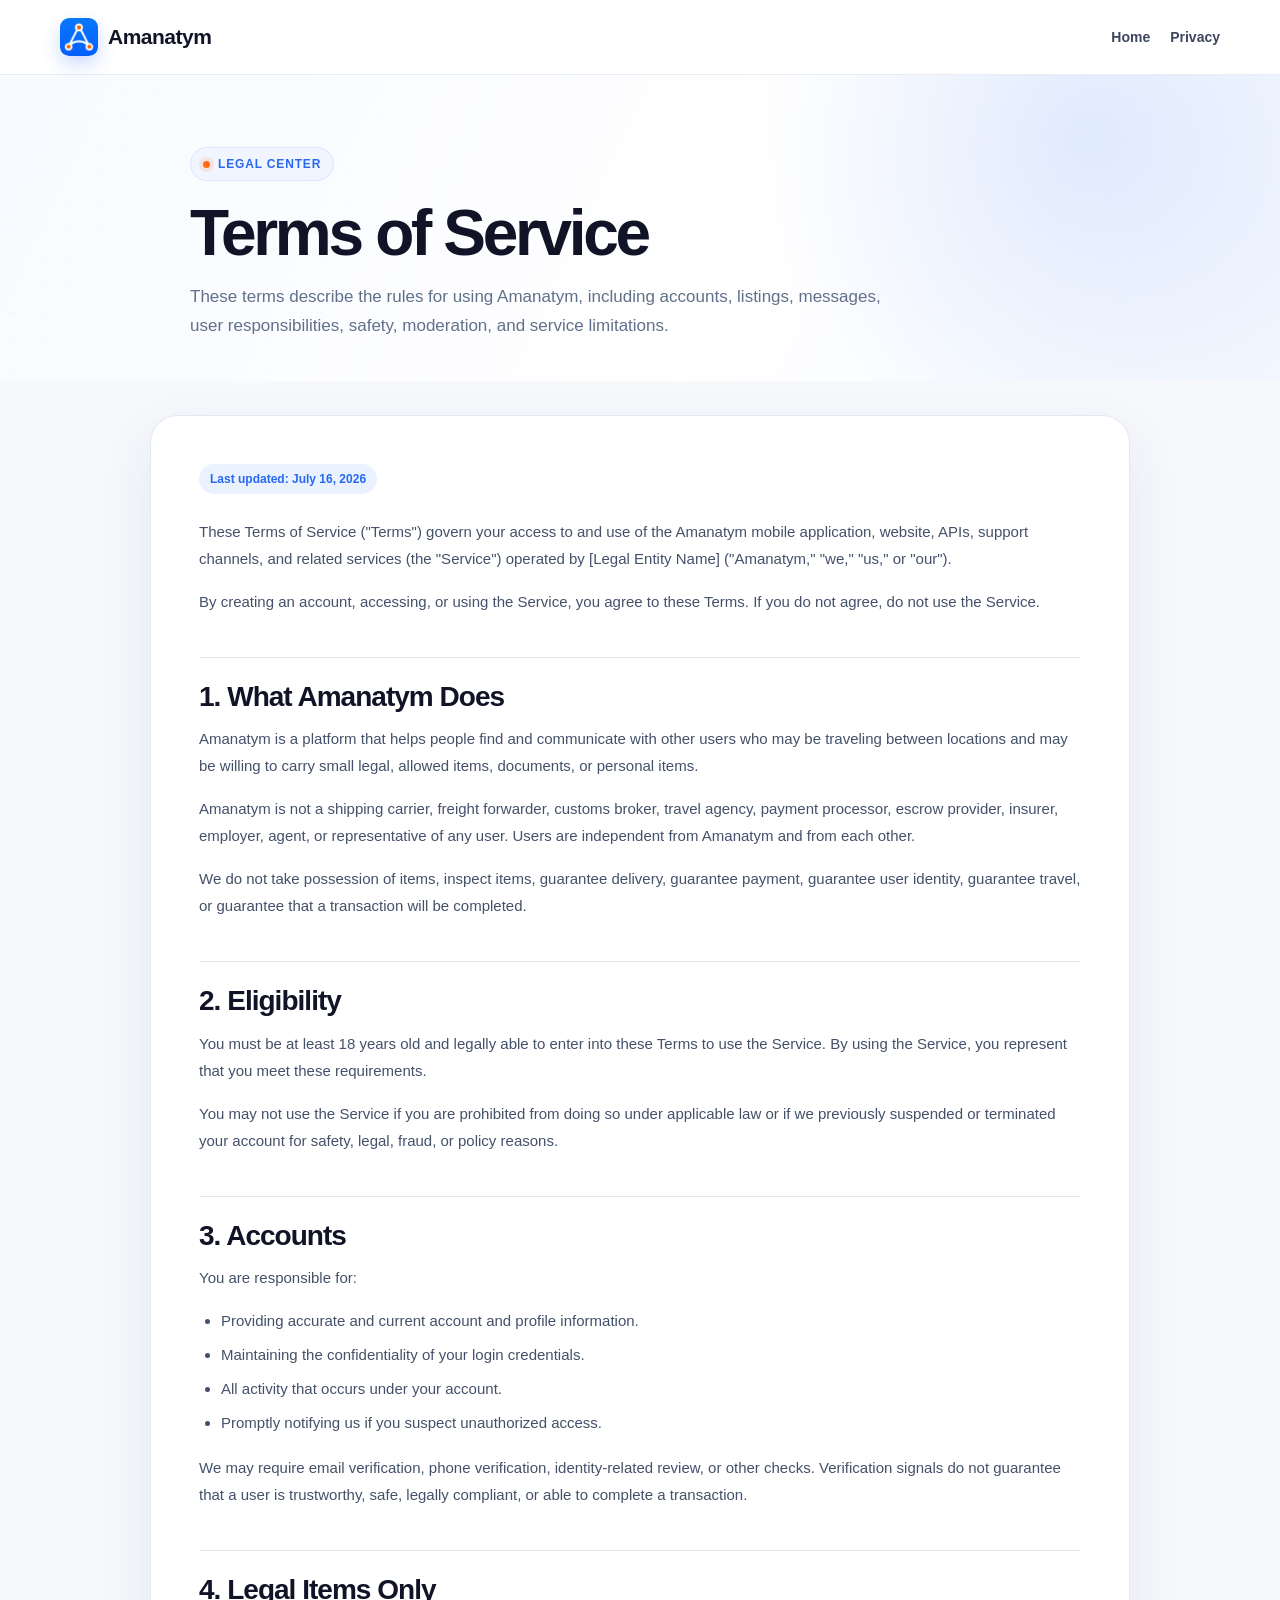
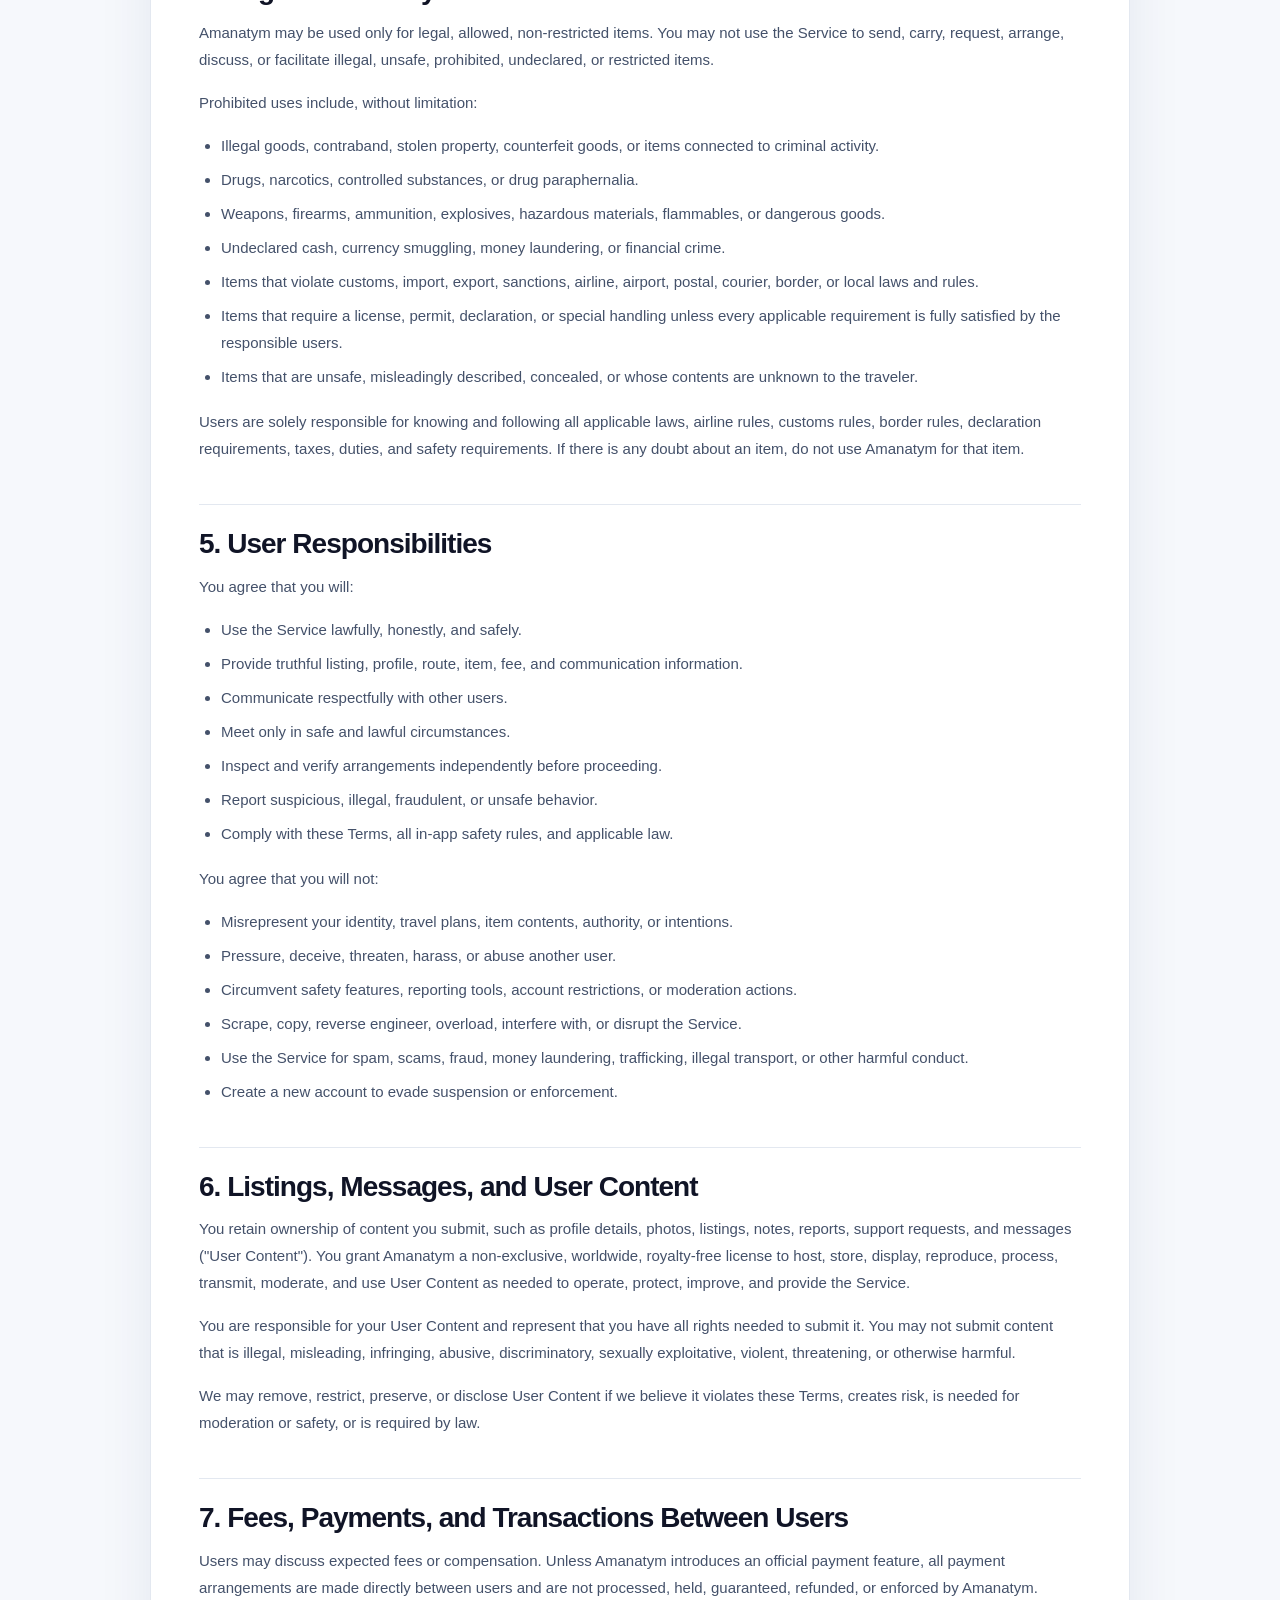
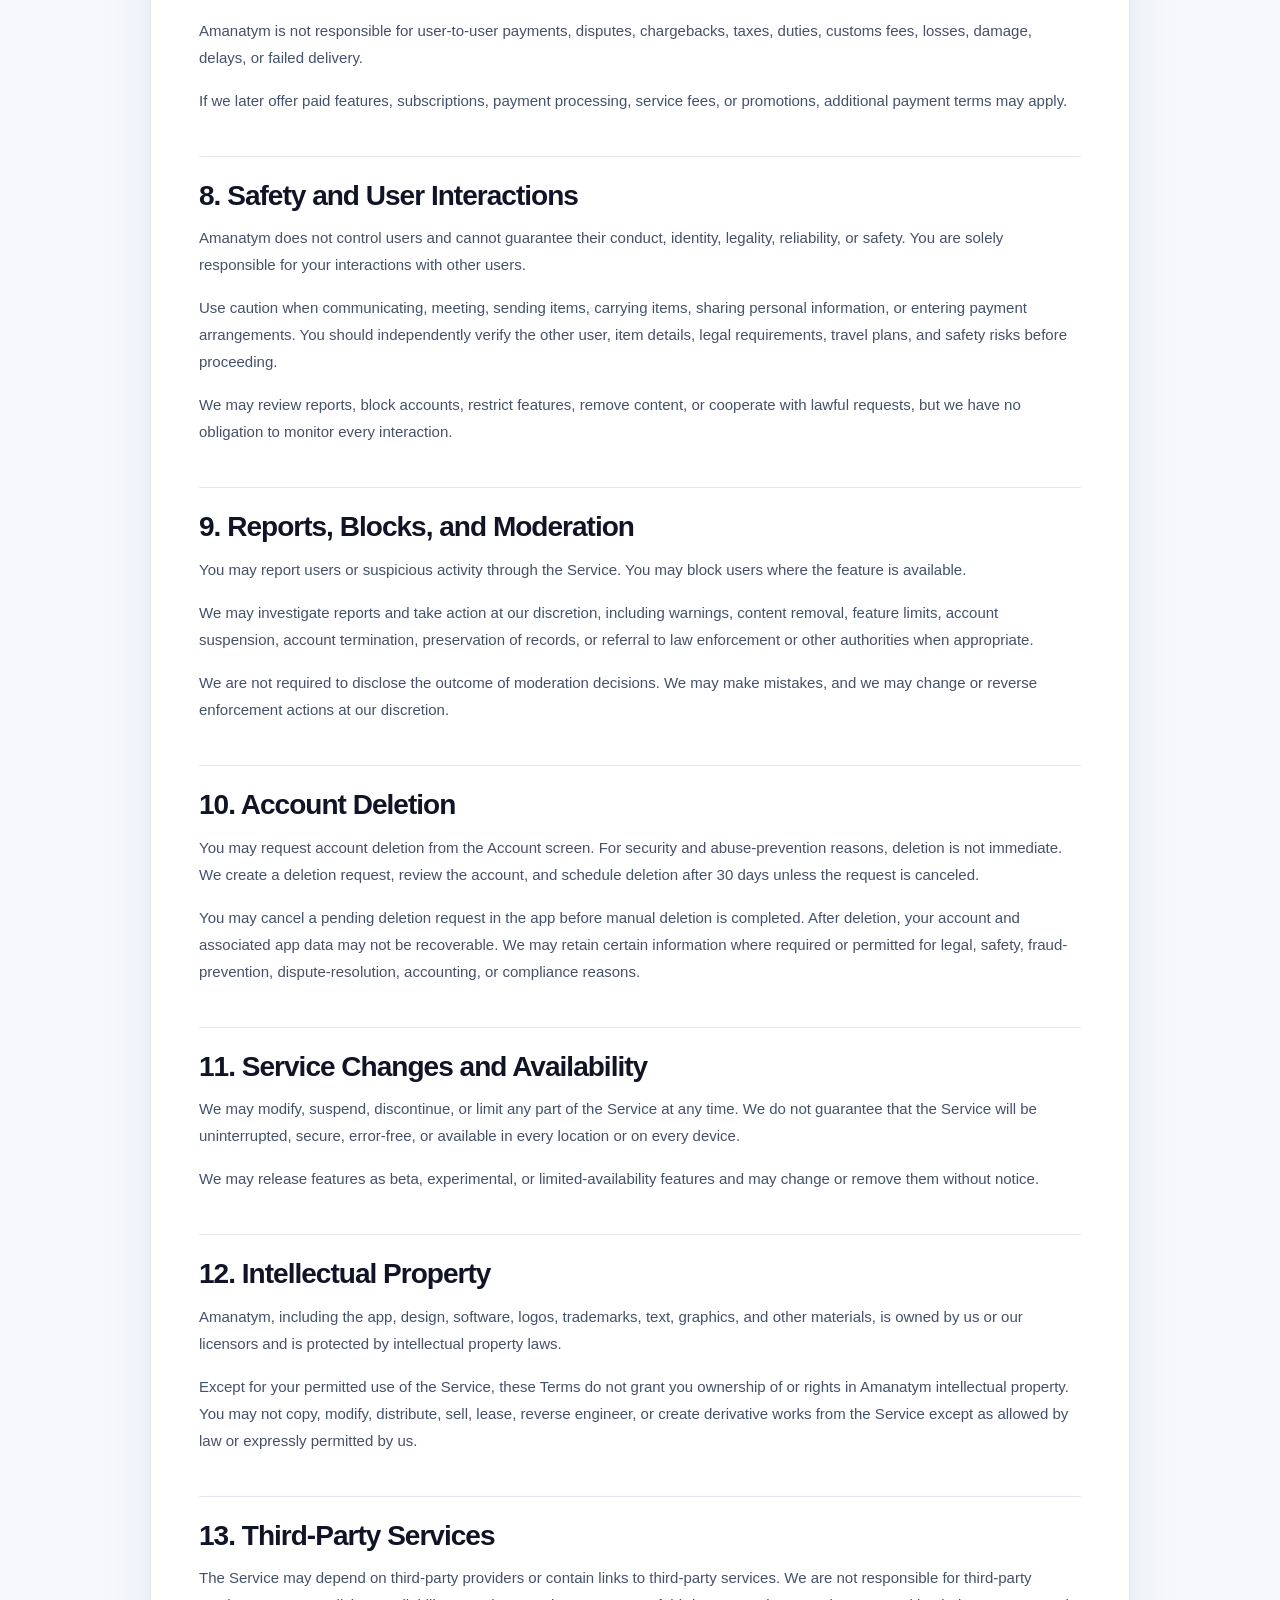
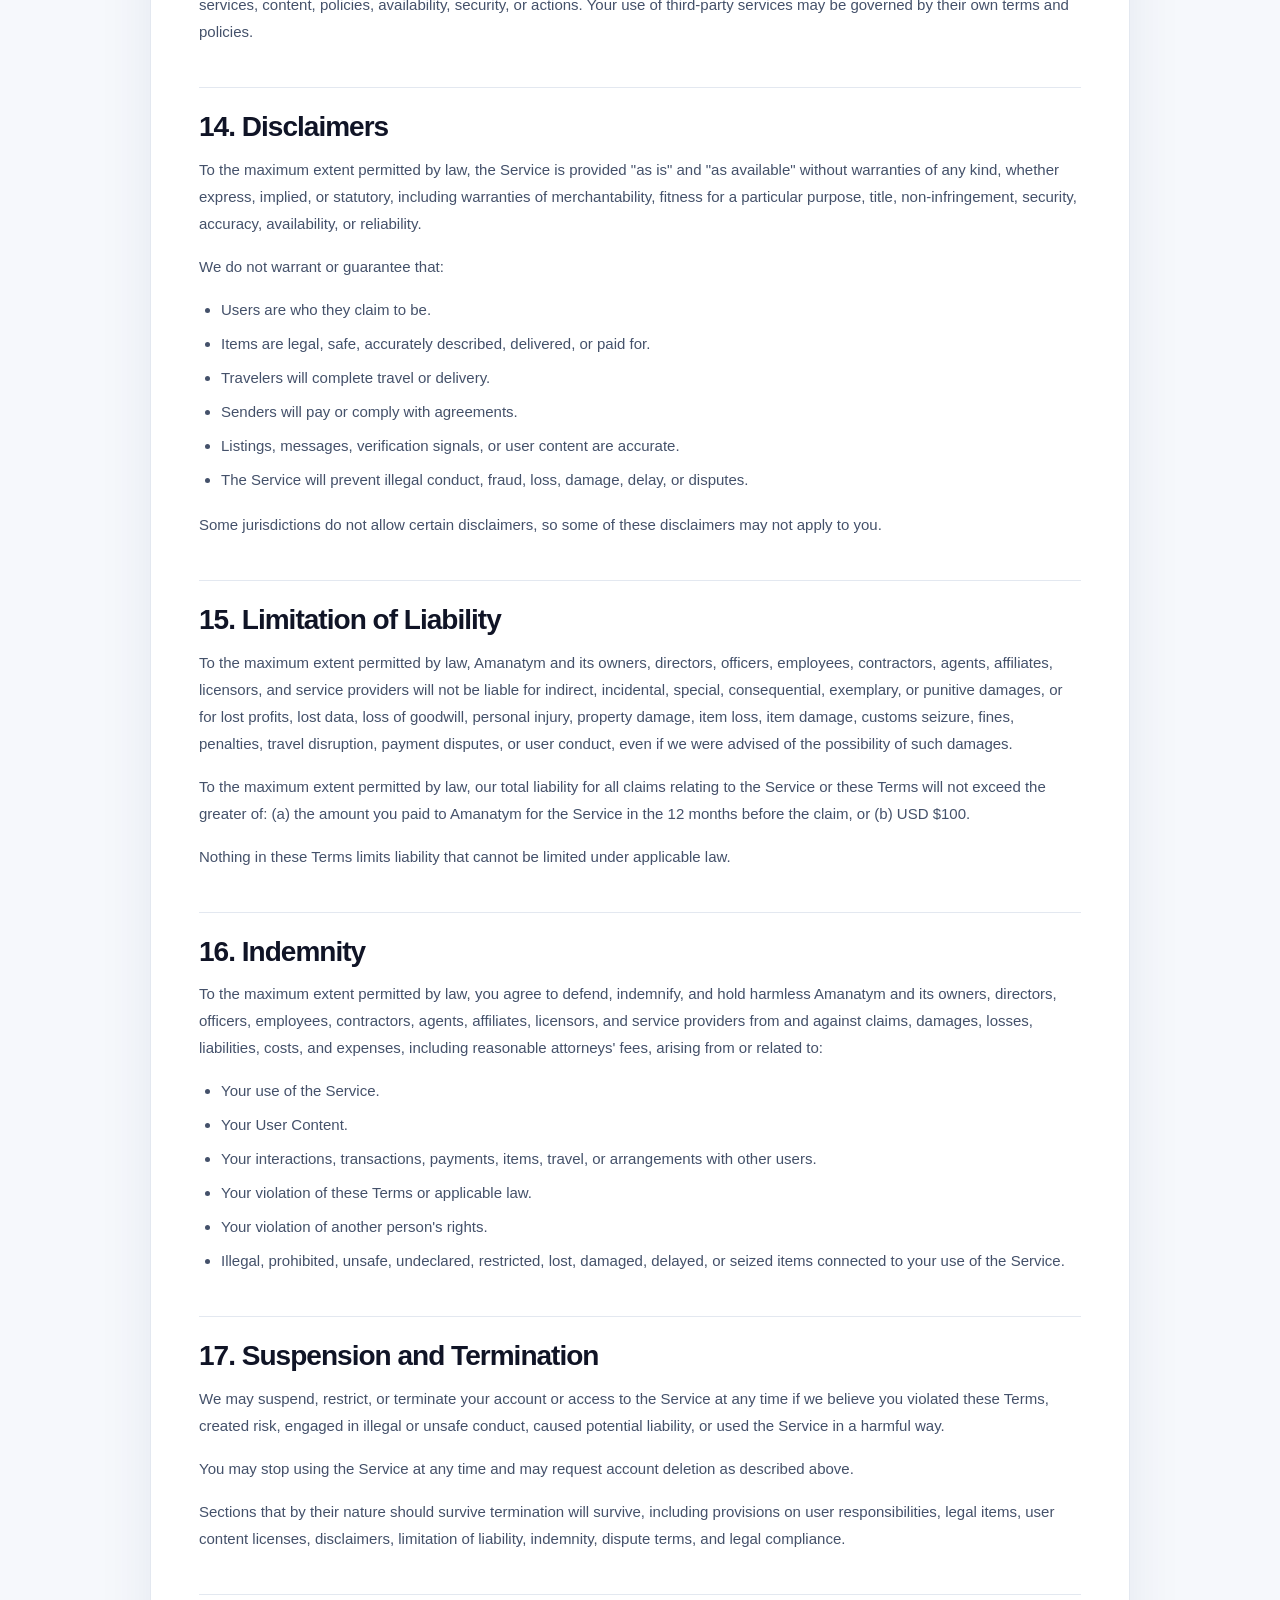
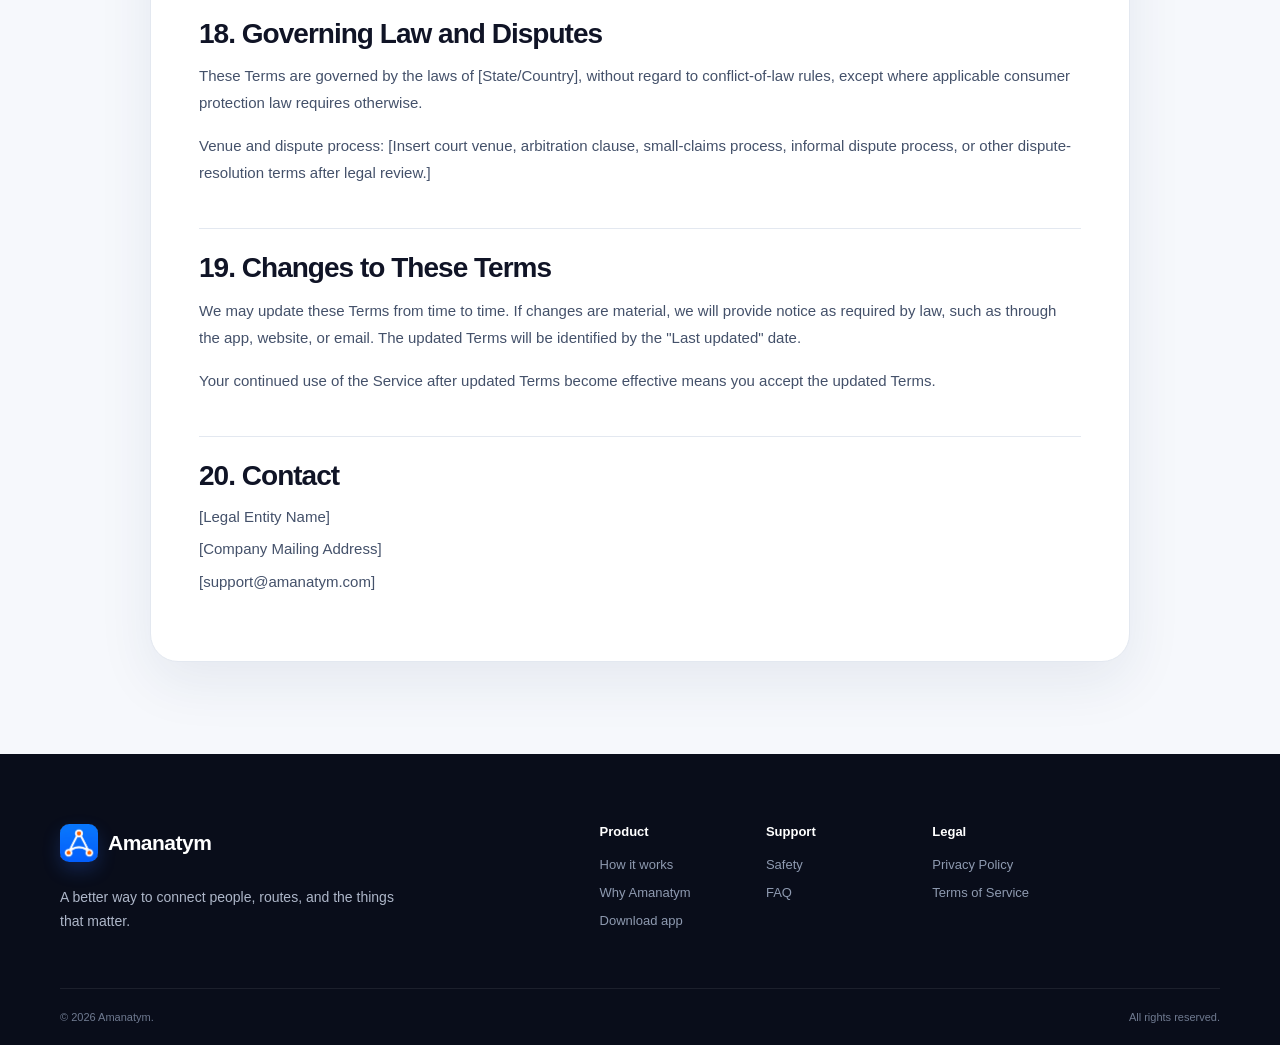
<file: terms-of-service.html>
<!doctype html>
<html lang="en">
  <head>
    <meta charset="UTF-8" />
    <meta name="viewport" content="width=device-width, initial-scale=1.0" />
    <meta
      name="description"
      content="Read the Amanatym Terms of Service for the mobile app, website, support channels, and related services."
    />
    <meta name="theme-color" content="#2869ee" />
    <title>Amanatym Terms of Service</title>
    <link rel="icon" type="image/png" href="icon/tablogo.png" />
    <link rel="apple-touch-icon" href="icon/logo.png" />
    <link rel="stylesheet" href="styles.css" />
  </head>
  <body class="legal-page">
    <header class="site-header">
      <div class="container nav-wrap">
        <a class="brand" href="index.html" aria-label="Amanatym home">
          <img class="brand-logo" src="icon/logo.png" alt="" aria-hidden="true" />
          <span>Amanatym</span>
        </a>

        <nav class="legal-nav" aria-label="Legal navigation">
          <a href="index.html">Home</a>
          <a href="privacy-policy.html">Privacy</a>
        </nav>
      </div>
    </header>

    <main>
      <section class="legal-hero">
        <div class="container legal-hero-grid">
          <div>
            <span class="legal-badge">Legal center</span>
            <h1>Terms of Service</h1>
            <p>
              These terms describe the rules for using Amanatym, including accounts, listings,
              messages, user responsibilities, safety, moderation, and service limitations.
            </p>
          </div>
        </div>
      </section>

      <div class="container legal-layout">
        <article class="legal-document">
          <span class="legal-updated">Last updated: July 16, 2026</span>

          <p>
            These Terms of Service ("Terms") govern your access to and use of the Amanatym mobile
            application, website, APIs, support channels, and related services (the "Service")
            operated by [Legal Entity Name] ("Amanatym," "we," "us," or "our").
          </p>
          <p>
            By creating an account, accessing, or using the Service, you agree to these Terms. If you
            do not agree, do not use the Service.
          </p>

          <h2 id="what-amanatym-does">1. What Amanatym Does</h2>
          <p>
            Amanatym is a platform that helps people find and communicate with other users who may
            be traveling between locations and may be willing to carry small legal, allowed items,
            documents, or personal items.
          </p>
          <p>
            Amanatym is not a shipping carrier, freight forwarder, customs broker, travel agency,
            payment processor, escrow provider, insurer, employer, agent, or representative of any
            user. Users are independent from Amanatym and from each other.
          </p>
          <p>
            We do not take possession of items, inspect items, guarantee delivery, guarantee payment,
            guarantee user identity, guarantee travel, or guarantee that a transaction will be
            completed.
          </p>

          <h2 id="eligibility">2. Eligibility</h2>
          <p>
            You must be at least 18 years old and legally able to enter into these Terms to use the
            Service. By using the Service, you represent that you meet these requirements.
          </p>
          <p>
            You may not use the Service if you are prohibited from doing so under applicable law or
            if we previously suspended or terminated your account for safety, legal, fraud, or policy
            reasons.
          </p>

          <h2 id="accounts">3. Accounts</h2>
          <p>You are responsible for:</p>
          <ul>
            <li>Providing accurate and current account and profile information.</li>
            <li>Maintaining the confidentiality of your login credentials.</li>
            <li>All activity that occurs under your account.</li>
            <li>Promptly notifying us if you suspect unauthorized access.</li>
          </ul>
          <p>
            We may require email verification, phone verification, identity-related review, or other
            checks. Verification signals do not guarantee that a user is trustworthy, safe, legally
            compliant, or able to complete a transaction.
          </p>

          <h2 id="legal-items-only">4. Legal Items Only</h2>
          <p>
            Amanatym may be used only for legal, allowed, non-restricted items. You may not use the
            Service to send, carry, request, arrange, discuss, or facilitate illegal, unsafe,
            prohibited, undeclared, or restricted items.
          </p>
          <p>Prohibited uses include, without limitation:</p>
          <ul>
            <li>Illegal goods, contraband, stolen property, counterfeit goods, or items connected to criminal activity.</li>
            <li>Drugs, narcotics, controlled substances, or drug paraphernalia.</li>
            <li>Weapons, firearms, ammunition, explosives, hazardous materials, flammables, or dangerous goods.</li>
            <li>Undeclared cash, currency smuggling, money laundering, or financial crime.</li>
            <li>
              Items that violate customs, import, export, sanctions, airline, airport, postal,
              courier, border, or local laws and rules.
            </li>
            <li>
              Items that require a license, permit, declaration, or special handling unless every
              applicable requirement is fully satisfied by the responsible users.
            </li>
            <li>
              Items that are unsafe, misleadingly described, concealed, or whose contents are unknown
              to the traveler.
            </li>
          </ul>
          <p>
            Users are solely responsible for knowing and following all applicable laws, airline
            rules, customs rules, border rules, declaration requirements, taxes, duties, and safety
            requirements. If there is any doubt about an item, do not use Amanatym for that item.
          </p>

          <h2 id="user-responsibilities">5. User Responsibilities</h2>
          <p>You agree that you will:</p>
          <ul>
            <li>Use the Service lawfully, honestly, and safely.</li>
            <li>Provide truthful listing, profile, route, item, fee, and communication information.</li>
            <li>Communicate respectfully with other users.</li>
            <li>Meet only in safe and lawful circumstances.</li>
            <li>Inspect and verify arrangements independently before proceeding.</li>
            <li>Report suspicious, illegal, fraudulent, or unsafe behavior.</li>
            <li>Comply with these Terms, all in-app safety rules, and applicable law.</li>
          </ul>
          <p>You agree that you will not:</p>
          <ul>
            <li>Misrepresent your identity, travel plans, item contents, authority, or intentions.</li>
            <li>Pressure, deceive, threaten, harass, or abuse another user.</li>
            <li>Circumvent safety features, reporting tools, account restrictions, or moderation actions.</li>
            <li>Scrape, copy, reverse engineer, overload, interfere with, or disrupt the Service.</li>
            <li>
              Use the Service for spam, scams, fraud, money laundering, trafficking, illegal
              transport, or other harmful conduct.
            </li>
            <li>Create a new account to evade suspension or enforcement.</li>
          </ul>

          <h2 id="user-content">6. Listings, Messages, and User Content</h2>
          <p>
            You retain ownership of content you submit, such as profile details, photos, listings,
            notes, reports, support requests, and messages ("User Content"). You grant Amanatym a
            non-exclusive, worldwide, royalty-free license to host, store, display, reproduce,
            process, transmit, moderate, and use User Content as needed to operate, protect,
            improve, and provide the Service.
          </p>
          <p>
            You are responsible for your User Content and represent that you have all rights needed
            to submit it. You may not submit content that is illegal, misleading, infringing,
            abusive, discriminatory, sexually exploitative, violent, threatening, or otherwise
            harmful.
          </p>
          <p>
            We may remove, restrict, preserve, or disclose User Content if we believe it violates
            these Terms, creates risk, is needed for moderation or safety, or is required by law.
          </p>

          <h2 id="fees">7. Fees, Payments, and Transactions Between Users</h2>
          <p>
            Users may discuss expected fees or compensation. Unless Amanatym introduces an official
            payment feature, all payment arrangements are made directly between users and are not
            processed, held, guaranteed, refunded, or enforced by Amanatym.
          </p>
          <p>
            Amanatym is not responsible for user-to-user payments, disputes, chargebacks, taxes,
            duties, customs fees, losses, damage, delays, or failed delivery.
          </p>
          <p>
            If we later offer paid features, subscriptions, payment processing, service fees, or
            promotions, additional payment terms may apply.
          </p>

          <h2 id="safety">8. Safety and User Interactions</h2>
          <p>
            Amanatym does not control users and cannot guarantee their conduct, identity, legality,
            reliability, or safety. You are solely responsible for your interactions with other
            users.
          </p>
          <p>
            Use caution when communicating, meeting, sending items, carrying items, sharing personal
            information, or entering payment arrangements. You should independently verify the other
            user, item details, legal requirements, travel plans, and safety risks before proceeding.
          </p>
          <p>
            We may review reports, block accounts, restrict features, remove content, or cooperate
            with lawful requests, but we have no obligation to monitor every interaction.
          </p>

          <h2 id="moderation">9. Reports, Blocks, and Moderation</h2>
          <p>
            You may report users or suspicious activity through the Service. You may block users
            where the feature is available.
          </p>
          <p>
            We may investigate reports and take action at our discretion, including warnings, content
            removal, feature limits, account suspension, account termination, preservation of
            records, or referral to law enforcement or other authorities when appropriate.
          </p>
          <p>
            We are not required to disclose the outcome of moderation decisions. We may make
            mistakes, and we may change or reverse enforcement actions at our discretion.
          </p>

          <h2 id="account-deletion">10. Account Deletion</h2>
          <p>
            You may request account deletion from the Account screen. For security and
            abuse-prevention reasons, deletion is not immediate. We create a deletion request, review
            the account, and schedule deletion after 30 days unless the request is canceled.
          </p>
          <p>
            You may cancel a pending deletion request in the app before manual deletion is completed.
            After deletion, your account and associated app data may not be recoverable. We may
            retain certain information where required or permitted for legal, safety,
            fraud-prevention, dispute-resolution, accounting, or compliance reasons.
          </p>

          <h2 id="availability">11. Service Changes and Availability</h2>
          <p>
            We may modify, suspend, discontinue, or limit any part of the Service at any time. We do
            not guarantee that the Service will be uninterrupted, secure, error-free, or available in
            every location or on every device.
          </p>
          <p>
            We may release features as beta, experimental, or limited-availability features and may
            change or remove them without notice.
          </p>

          <h2 id="intellectual-property">12. Intellectual Property</h2>
          <p>
            Amanatym, including the app, design, software, logos, trademarks, text, graphics, and
            other materials, is owned by us or our licensors and is protected by intellectual
            property laws.
          </p>
          <p>
            Except for your permitted use of the Service, these Terms do not grant you ownership of
            or rights in Amanatym intellectual property. You may not copy, modify, distribute, sell,
            lease, reverse engineer, or create derivative works from the Service except as allowed by
            law or expressly permitted by us.
          </p>

          <h2 id="third-party-services">13. Third-Party Services</h2>
          <p>
            The Service may depend on third-party providers or contain links to third-party services.
            We are not responsible for third-party services, content, policies, availability,
            security, or actions. Your use of third-party services may be governed by their own terms
            and policies.
          </p>

          <h2 id="disclaimers">14. Disclaimers</h2>
          <p>
            To the maximum extent permitted by law, the Service is provided "as is" and "as
            available" without warranties of any kind, whether express, implied, or statutory,
            including warranties of merchantability, fitness for a particular purpose, title,
            non-infringement, security, accuracy, availability, or reliability.
          </p>
          <p>We do not warrant or guarantee that:</p>
          <ul>
            <li>Users are who they claim to be.</li>
            <li>Items are legal, safe, accurately described, delivered, or paid for.</li>
            <li>Travelers will complete travel or delivery.</li>
            <li>Senders will pay or comply with agreements.</li>
            <li>Listings, messages, verification signals, or user content are accurate.</li>
            <li>The Service will prevent illegal conduct, fraud, loss, damage, delay, or disputes.</li>
          </ul>
          <p>
            Some jurisdictions do not allow certain disclaimers, so some of these disclaimers may not
            apply to you.
          </p>

          <h2 id="liability">15. Limitation of Liability</h2>
          <p>
            To the maximum extent permitted by law, Amanatym and its owners, directors, officers,
            employees, contractors, agents, affiliates, licensors, and service providers will not be
            liable for indirect, incidental, special, consequential, exemplary, or punitive damages,
            or for lost profits, lost data, loss of goodwill, personal injury, property damage, item
            loss, item damage, customs seizure, fines, penalties, travel disruption, payment
            disputes, or user conduct, even if we were advised of the possibility of such damages.
          </p>
          <p>
            To the maximum extent permitted by law, our total liability for all claims relating to
            the Service or these Terms will not exceed the greater of: (a) the amount you paid to
            Amanatym for the Service in the 12 months before the claim, or (b) USD $100.
          </p>
          <p>Nothing in these Terms limits liability that cannot be limited under applicable law.</p>

          <h2 id="indemnity">16. Indemnity</h2>
          <p>
            To the maximum extent permitted by law, you agree to defend, indemnify, and hold harmless
            Amanatym and its owners, directors, officers, employees, contractors, agents, affiliates,
            licensors, and service providers from and against claims, damages, losses, liabilities,
            costs, and expenses, including reasonable attorneys' fees, arising from or related to:
          </p>
          <ul>
            <li>Your use of the Service.</li>
            <li>Your User Content.</li>
            <li>Your interactions, transactions, payments, items, travel, or arrangements with other users.</li>
            <li>Your violation of these Terms or applicable law.</li>
            <li>Your violation of another person's rights.</li>
            <li>
              Illegal, prohibited, unsafe, undeclared, restricted, lost, damaged, delayed, or seized
              items connected to your use of the Service.
            </li>
          </ul>

          <h2 id="termination">17. Suspension and Termination</h2>
          <p>
            We may suspend, restrict, or terminate your account or access to the Service at any time
            if we believe you violated these Terms, created risk, engaged in illegal or unsafe
            conduct, caused potential liability, or used the Service in a harmful way.
          </p>
          <p>
            You may stop using the Service at any time and may request account deletion as described
            above.
          </p>
          <p>
            Sections that by their nature should survive termination will survive, including
            provisions on user responsibilities, legal items, user content licenses, disclaimers,
            limitation of liability, indemnity, dispute terms, and legal compliance.
          </p>

          <h2 id="governing-law">18. Governing Law and Disputes</h2>
          <p>
            These Terms are governed by the laws of [State/Country], without regard to
            conflict-of-law rules, except where applicable consumer protection law requires
            otherwise.
          </p>
          <p>
            Venue and dispute process: [Insert court venue, arbitration clause, small-claims process,
            informal dispute process, or other dispute-resolution terms after legal review.]
          </p>

          <h2 id="changes">19. Changes to These Terms</h2>
          <p>
            We may update these Terms from time to time. If changes are material, we will provide
            notice as required by law, such as through the app, website, or email. The updated Terms
            will be identified by the "Last updated" date.
          </p>
          <p>Your continued use of the Service after updated Terms become effective means you accept the updated Terms.</p>

          <h2 id="contact">20. Contact</h2>
          <div class="legal-contact-list">
            <span>[Legal Entity Name]</span>
            <span>[Company Mailing Address]</span>
            <span>[support@amanatym.com]</span>
          </div>
        </article>
      </div>
    </main>

    <footer>
      <div class="container footer-main">
        <div class="footer-brand">
          <a class="brand brand-light" href="index.html">
            <img class="brand-logo" src="icon/logo.png" alt="" aria-hidden="true" />
            <span>Amanatym</span>
          </a>
          <p>A better way to connect people, routes, and the things that matter.</p>
        </div>
        <div class="footer-links">
          <div>
            <strong>Product</strong>
            <a href="index.html#how">How it works</a>
            <a href="index.html#why">Why Amanatym</a>
            <a href="index.html#download">Download app</a>
          </div>
          <div>
            <strong>Support</strong>
            <a href="index.html#safety">Safety</a>
            <a href="index.html#faq">FAQ</a>
          </div>
          <div>
            <strong>Legal</strong>
            <a href="privacy-policy.html">Privacy Policy</a>
            <a href="terms-of-service.html">Terms of Service</a>
          </div>
        </div>
      </div>
      <div class="container footer-bottom">
        <span>© 2026 Amanatym.</span>
        <span>All rights reserved.</span>
      </div>
    </footer>
  </body>
</html>
</file>
<file: styles.css>
:root {
  --blue: #2869ee;
  --blue-dark: #1253d1;
  --blue-soft: #eaf1ff;
  --orange: #ff6b17;
  --orange-dark: #ed5600;
  --ink: #101426;
  --muted: #61708a;
  --line: #e3e8f0;
  --surface: #f6f8fc;
  --white: #ffffff;
  --green: #17a673;
  --radius: 22px;
  --shadow: 0 24px 70px rgba(23, 45, 91, 0.14);
}

* {
  box-sizing: border-box;
}

html {
  scroll-behavior: smooth;
}

body {
  margin: 0;
  color: var(--ink);
  background: var(--white);
  font-family:
    Inter, ui-sans-serif, -apple-system, BlinkMacSystemFont, "Segoe UI", sans-serif;
  -webkit-font-smoothing: antialiased;
}

body.menu-open {
  overflow: hidden;
}

button,
a {
  font: inherit;
}

a {
  color: inherit;
  text-decoration: none;
}

button {
  color: inherit;
}

img {
  display: block;
  max-width: 100%;
}

svg {
  display: block;
}

.container {
  width: min(1160px, calc(100% - 40px));
  margin: 0 auto;
}

.site-header {
  position: sticky;
  z-index: 100;
  top: 0;
  border-bottom: 1px solid rgba(227, 232, 240, 0.8);
  background: rgba(255, 255, 255, 0.88);
  backdrop-filter: blur(18px);
}

.nav-wrap {
  display: flex;
  min-height: 74px;
  align-items: center;
  justify-content: space-between;
  gap: 24px;
}

.brand {
  display: inline-flex;
  align-items: center;
  gap: 10px;
  color: var(--ink);
  font-size: 21px;
  font-weight: 800;
  letter-spacing: -0.5px;
}

.brand-logo {
  width: 38px;
  height: 38px;
  flex: 0 0 auto;
  border-radius: 24%;
  object-fit: cover;
  box-shadow: 0 8px 18px rgba(40, 105, 238, 0.24);
}

.desktop-nav {
  display: flex;
  align-items: center;
  gap: 30px;
  margin-left: auto;
}

.desktop-nav a {
  color: #3c465c;
  font-size: 14px;
  font-weight: 600;
  transition: color 180ms ease;
}

.desktop-nav a:hover {
  color: var(--blue);
}

.nav-actions {
  display: flex;
  align-items: center;
  gap: 12px;
}

.language-picker {
  position: relative;
}

.language-button {
  display: flex;
  min-width: 84px;
  height: 42px;
  cursor: pointer;
  align-items: center;
  justify-content: center;
  gap: 7px;
  border: 1px solid var(--line);
  border-radius: 12px;
  background: var(--white);
  font-size: 13px;
  font-weight: 700;
}

.language-globe svg {
  width: 17px;
  stroke: var(--blue);
  stroke-linecap: round;
  stroke-linejoin: round;
  stroke-width: 1.6;
}

.chevron {
  width: 13px;
  stroke: #68768d;
  stroke-linecap: round;
  stroke-linejoin: round;
  stroke-width: 1.7;
  transition: transform 180ms ease;
}

.language-picker.open .chevron {
  transform: rotate(180deg);
}

.language-menu {
  position: absolute;
  top: calc(100% + 10px);
  right: 0;
  width: 180px;
  padding: 7px;
  transform: translateY(-5px);
  border: 1px solid var(--line);
  border-radius: 14px;
  background: white;
  box-shadow: 0 18px 45px rgba(19, 34, 66, 0.16);
  opacity: 0;
  pointer-events: none;
  transition:
    opacity 160ms ease,
    transform 160ms ease;
}

.language-picker.open .language-menu {
  transform: translateY(0);
  opacity: 1;
  pointer-events: auto;
}

.language-menu button {
  display: flex;
  width: 100%;
  cursor: pointer;
  align-items: center;
  justify-content: space-between;
  padding: 10px 11px;
  border: 0;
  border-radius: 9px;
  background: transparent;
  font-size: 13px;
  text-align: left;
}

.language-menu button:hover,
.language-menu button[aria-selected="true"] {
  color: var(--blue);
  background: var(--blue-soft);
}

.language-menu button span {
  color: #8b97aa;
  font-size: 11px;
  font-weight: 800;
}

.button {
  display: inline-flex;
  align-items: center;
  justify-content: center;
  gap: 9px;
  border: 0;
  border-radius: 13px;
  font-weight: 700;
  transition:
    transform 180ms ease,
    box-shadow 180ms ease,
    background 180ms ease;
}

.button:hover {
  transform: translateY(-2px);
}

.button-small {
  min-height: 42px;
  padding: 0 18px;
  font-size: 13px;
}

.button-large {
  min-height: 54px;
  padding: 0 22px;
  font-size: 15px;
}

.button-large svg {
  width: 20px;
  stroke: currentColor;
  stroke-linecap: round;
  stroke-linejoin: round;
  stroke-width: 1.8;
}

.button-primary {
  color: white;
  background: var(--blue);
  box-shadow: 0 10px 24px rgba(40, 105, 238, 0.22);
}

.button-primary:hover {
  background: var(--blue-dark);
  box-shadow: 0 14px 28px rgba(40, 105, 238, 0.28);
}

.button-ghost {
  color: var(--ink);
  border: 1px solid var(--line);
  background: white;
}

.button-ghost:hover {
  border-color: #cbd5e4;
  box-shadow: 0 10px 25px rgba(20, 35, 66, 0.08);
}

.button-orange {
  min-height: 50px;
  flex: 0 0 auto;
  padding: 0 22px;
  color: white;
  background: var(--orange);
  box-shadow: 0 10px 24px rgba(255, 107, 23, 0.2);
}

.button-orange:hover {
  background: var(--orange-dark);
}

.menu-button,
.mobile-nav {
  display: none;
}

.hero {
  position: relative;
  overflow: hidden;
  padding: 72px 0 92px;
  background:
    linear-gradient(115deg, #f8faff 0%, #fff 54%, #f7faff 100%);
}

.hero::before {
  position: absolute;
  top: 0;
  left: 0;
  width: 100%;
  height: 100%;
  background-image: radial-gradient(rgba(40, 105, 238, 0.1) 1.2px, transparent 1.2px);
  background-size: 28px 28px;
  content: "";
  mask-image: linear-gradient(to right, black, transparent 38%);
  opacity: 0.45;
  pointer-events: none;
}

.hero-orb {
  position: absolute;
  border-radius: 999px;
  filter: blur(1px);
  pointer-events: none;
}

.hero-orb-one {
  top: 70px;
  right: -160px;
  width: 470px;
  height: 470px;
  background: rgba(40, 105, 238, 0.09);
}

.hero-orb-two {
  right: 31%;
  bottom: -160px;
  width: 330px;
  height: 330px;
  background: rgba(255, 107, 23, 0.06);
}

.hero-grid {
  position: relative;
  z-index: 1;
  display: grid;
  align-items: center;
  grid-template-columns: 0.96fr 1.04fr;
  gap: 50px;
}

.hero-copy {
  padding: 34px 0;
}

.eyebrow,
.section-kicker {
  display: inline-flex;
  align-items: center;
  color: var(--blue);
  font-size: 12px;
  font-weight: 800;
  letter-spacing: 0.1em;
  text-transform: uppercase;
}

.eyebrow {
  gap: 8px;
  padding: 9px 12px;
  border: 1px solid #dbe6ff;
  border-radius: 999px;
  background: rgba(239, 244, 255, 0.8);
  letter-spacing: 0.07em;
}

.eyebrow-dot {
  width: 7px;
  height: 7px;
  border-radius: 50%;
  background: var(--orange);
  box-shadow: 0 0 0 4px rgba(255, 107, 23, 0.12);
}

h1,
h2,
h3,
p {
  margin-top: 0;
}

h1 {
  max-width: 620px;
  margin: 22px 0 20px;
  font-size: clamp(48px, 5.2vw, 72px);
  line-height: 1.02;
  letter-spacing: -0.052em;
}

.hero-text {
  max-width: 585px;
  margin-bottom: 28px;
  color: var(--muted);
  font-size: 18px;
  line-height: 1.7;
}

.hero-actions {
  display: flex;
  flex-wrap: wrap;
  gap: 12px;
}

.hero-notes {
  display: flex;
  flex-wrap: wrap;
  gap: 20px;
  margin-top: 24px;
  color: #69758b;
  font-size: 13px;
}

.hero-notes > span {
  display: flex;
  align-items: center;
  gap: 6px;
}

.hero-notes svg {
  width: 18px;
  height: 18px;
  border-radius: 50%;
  background: #eaf9f2;
  stroke: var(--green);
  stroke-linecap: round;
  stroke-linejoin: round;
  stroke-width: 1.8;
}

.phone-stage {
  position: relative;
  min-height: 610px;
}

.phone {
  overflow: hidden;
  border: 1px solid rgba(15, 25, 45, 0.22);
  border-radius: 38px;
  background: #111;
  box-shadow: var(--shadow);
}

.phone img {
  width: 100%;
  height: 100%;
  object-fit: cover;
}

.phone-front,
.phone-back {
  position: absolute;
  left: 50%;
  width: 272px;
  aspect-ratio: 437 / 856;
}

.phone-front {
  z-index: 3;
  top: 24px;
  transform: translateX(-50%);
  box-shadow: 0 34px 80px rgba(25, 48, 90, 0.24);
}

.phone-back {
  z-index: 1;
  top: 76px;
  width: 225px;
  opacity: 0.72;
  filter: saturate(0.85);
}

.phone-left {
  transform: translateX(-145%) rotate(-8deg);
}

.phone-right {
  transform: translateX(45%) rotate(8deg);
}

.route-card,
.floating-card,
.conversation-bubble {
  position: absolute;
  z-index: 5;
  display: flex;
  align-items: center;
  border: 1px solid rgba(227, 232, 240, 0.9);
  background: rgba(255, 255, 255, 0.94);
  box-shadow: 0 18px 42px rgba(27, 45, 81, 0.14);
  backdrop-filter: blur(12px);
}

.route-card {
  top: 20px;
  right: 0;
  width: 310px;
  gap: 12px;
  padding: 14px;
  border-radius: 18px;
}

.route-icon {
  display: grid;
  width: 36px;
  height: 36px;
  flex: 0 0 auto;
  place-items: center;
  border-radius: 11px;
}

.route-icon-orange {
  color: var(--orange);
  background: #fff0e8;
}

.route-icon svg {
  width: 20px;
  stroke: currentColor;
  stroke-linecap: round;
  stroke-linejoin: round;
  stroke-width: 1.7;
}

.route-card div:not(.route-icon) {
  min-width: 65px;
}

.route-card span,
.floating-card span {
  display: block;
  margin-bottom: 3px;
  color: #8591a4;
  font-size: 10px;
}

.route-card strong,
.floating-card strong {
  display: block;
  font-size: 12px;
}

.route-arrow {
  width: 22px;
  margin-left: auto;
  stroke: var(--blue);
  stroke-linecap: round;
  stroke-linejoin: round;
  stroke-width: 1.6;
}

.floating-card {
  border-radius: 15px;
}

.floating-fee {
  top: 225px;
  left: 10px;
  display: block;
  padding: 12px 16px;
}

.floating-fee strong {
  color: var(--blue);
  font-size: 15px;
}

.floating-chat {
  right: 2px;
  bottom: 38px;
  gap: 10px;
  padding: 11px 13px;
}

.chat-avatar {
  display: grid !important;
  width: 32px;
  height: 32px;
  margin: 0 !important;
  place-items: center;
  border-radius: 50%;
  color: white !important;
  background: var(--blue);
  font-weight: 800;
}

.floating-chat div span {
  margin: 3px 0 0;
}

.online-dot {
  width: 7px;
  height: 7px;
  margin: 0 0 auto !important;
  border-radius: 50%;
  background: #20bf7d;
}

.trust-strip {
  position: relative;
  z-index: 4;
  border-top: 1px solid var(--line);
  border-bottom: 1px solid var(--line);
  background: white;
}

.trust-grid {
  display: grid;
  grid-template-columns: repeat(4, 1fr);
}

.trust-grid > div {
  position: relative;
  padding: 24px 26px;
}

.trust-grid > div + div::before {
  position: absolute;
  top: 22px;
  bottom: 22px;
  left: 0;
  width: 1px;
  background: var(--line);
  content: "";
}

.trust-grid strong,
.trust-grid span {
  display: block;
}

.trust-grid strong {
  margin-bottom: 5px;
  color: var(--ink);
  font-size: 14px;
}

.trust-grid span {
  color: var(--muted);
  font-size: 12px;
  line-height: 1.45;
}

.section {
  padding: 112px 0;
}

.section-heading {
  max-width: 700px;
  margin-bottom: 56px;
}

.section-heading.centered {
  margin-right: auto;
  margin-left: auto;
  text-align: center;
}

.section h2 {
  margin: 14px 0 16px;
  font-size: clamp(36px, 4vw, 52px);
  line-height: 1.1;
  letter-spacing: -0.042em;
}

.section-heading p,
.section-intro,
.faq-heading p {
  margin-bottom: 0;
  color: var(--muted);
  font-size: 17px;
  line-height: 1.7;
}

.how-section {
  background: white;
}

.steps {
  display: grid;
  align-items: center;
  grid-template-columns: 1fr 100px 1fr 100px 1fr;
}

.step-card {
  position: relative;
  min-height: 305px;
  padding: 30px;
  overflow: hidden;
  border: 1px solid var(--line);
  border-radius: var(--radius);
  background: white;
  box-shadow: 0 16px 45px rgba(28, 47, 83, 0.07);
}

.step-number {
  position: absolute;
  top: 14px;
  right: 20px;
  color: #edf1f7;
  font-size: 46px;
  font-weight: 900;
  letter-spacing: -0.06em;
}

.step-icon {
  display: grid;
  width: 54px;
  height: 54px;
  margin-bottom: 56px;
  place-items: center;
  border-radius: 17px;
}

.step-icon svg {
  width: 28px;
  stroke: currentColor;
  stroke-linecap: round;
  stroke-linejoin: round;
  stroke-width: 1.6;
}

.step-icon-blue {
  color: var(--blue);
  background: var(--blue-soft);
}

.step-icon-orange {
  color: var(--orange);
  background: #fff0e8;
}

.step-icon-green {
  color: var(--green);
  background: #e9f8f2;
}

.step-card h3 {
  margin-bottom: 10px;
  font-size: 19px;
  letter-spacing: -0.02em;
}

.step-card p {
  margin-bottom: 0;
  color: var(--muted);
  font-size: 14px;
  line-height: 1.65;
}

.step-connector svg {
  width: 100%;
  stroke: #b7c8ef;
  stroke-dasharray: 4 5;
  stroke-linecap: round;
  stroke-linejoin: round;
  stroke-width: 1.5;
}

.traveler-callout {
  display: flex;
  align-items: center;
  justify-content: space-between;
  gap: 30px;
  margin-top: 45px;
  padding: 30px 34px;
  border: 1px solid #ffe0cc;
  border-radius: var(--radius);
  background:
    radial-gradient(circle at 90% 20%, rgba(255, 107, 23, 0.08), transparent 28%),
    #fff9f5;
}

.callout-label {
  display: inline-block;
  margin-bottom: 7px;
  color: var(--orange);
  font-size: 11px;
  font-weight: 800;
  letter-spacing: 0.09em;
  text-transform: uppercase;
}

.traveler-callout h3 {
  margin-bottom: 7px;
  font-size: 23px;
  letter-spacing: -0.03em;
}

.traveler-callout p {
  margin-bottom: 0;
  color: var(--muted);
  font-size: 14px;
  line-height: 1.55;
}

.product-section {
  overflow: hidden;
  background: var(--surface);
}

.product-grid {
  display: grid;
  align-items: center;
  grid-template-columns: 0.95fr 1.05fr;
  gap: 105px;
}

.product-visual {
  position: relative;
  min-height: 630px;
}

.visual-blob {
  position: absolute;
  top: 50%;
  left: 50%;
  width: 510px;
  height: 510px;
  transform: translate(-50%, -50%);
  border-radius: 42% 58% 63% 37% / 46% 42% 58% 54%;
  background: linear-gradient(145deg, #dfeaff, #edf3ff);
}

.showcase-phone {
  position: absolute;
  z-index: 2;
  top: 13px;
  left: 50%;
  width: 298px;
  aspect-ratio: 453 / 859;
  transform: translateX(-50%);
}

.conversation-bubble {
  min-width: 245px;
  gap: 11px;
  padding: 13px;
  border-radius: 16px;
}

.conversation-bubble strong,
.conversation-bubble span {
  display: block;
}

.conversation-bubble strong {
  margin-bottom: 4px;
  font-size: 12px;
}

.conversation-bubble div span {
  color: var(--muted);
  font-size: 10px;
}

.bubble-one {
  z-index: 3;
  top: 105px;
  left: -25px;
}

.bubble-two {
  z-index: 3;
  right: -20px;
  bottom: 105px;
  min-width: 205px;
}

.mini-avatar,
.mini-check {
  display: grid !important;
  width: 36px;
  height: 36px;
  flex: 0 0 auto;
  place-items: center;
  border-radius: 50%;
}

.mini-avatar {
  color: white;
  background: var(--blue);
  font-size: 13px;
  font-weight: 800;
}

.mini-check {
  background: #e9f8f2;
}

.mini-check svg {
  width: 22px;
  stroke: var(--green);
  stroke-linecap: round;
  stroke-linejoin: round;
  stroke-width: 1.8;
}

.product-copy {
  max-width: 520px;
}

.product-copy h2 {
  max-width: 500px;
}

.feature-list {
  display: grid;
  gap: 25px;
  margin-top: 38px;
}

.feature {
  display: grid;
  grid-template-columns: 50px 1fr;
  gap: 16px;
}

.feature-icon {
  display: grid;
  width: 50px;
  height: 50px;
  place-items: center;
  border: 1px solid #d9e4fb;
  border-radius: 15px;
  color: var(--blue);
  background: white;
  box-shadow: 0 8px 20px rgba(24, 47, 88, 0.06);
}

.feature-icon svg {
  width: 25px;
  stroke: currentColor;
  stroke-linecap: round;
  stroke-linejoin: round;
  stroke-width: 1.55;
}

.feature h3 {
  margin-bottom: 6px;
  font-size: 17px;
}

.feature p {
  margin-bottom: 0;
  color: var(--muted);
  font-size: 14px;
  line-height: 1.6;
}

.capacity-section {
  background: white;
}

.capacity-grid {
  display: grid;
  align-items: stretch;
  grid-template-columns: repeat(3, 1fr);
  gap: 20px;
}

.capacity-card {
  position: relative;
  padding: 34px;
  border: 1px solid var(--line);
  border-radius: var(--radius);
  background: white;
  text-align: center;
  transition:
    transform 180ms ease,
    box-shadow 180ms ease;
}

.capacity-card:hover {
  transform: translateY(-5px);
  box-shadow: 0 22px 50px rgba(27, 45, 81, 0.1);
}

.capacity-card-featured {
  border-color: #cfdcff;
  background: linear-gradient(180deg, #f6f9ff, white);
  box-shadow: 0 20px 48px rgba(40, 105, 238, 0.09);
}

.popular-tag {
  position: absolute;
  top: 18px;
  right: 18px;
  padding: 6px 9px;
  border-radius: 999px;
  color: var(--blue);
  background: var(--blue-soft);
  font-size: 9px;
  font-weight: 800;
  letter-spacing: 0.08em;
  text-transform: uppercase;
}

.capacity-art {
  display: grid;
  width: 130px;
  height: 130px;
  margin: 0 auto 24px;
  place-items: center;
  border-radius: 38px;
  color: var(--blue);
  background: #eef4ff;
}

.document-art {
  color: var(--orange);
  background: #fff2ea;
}

.capacity-art svg {
  width: 86px;
  stroke: currentColor;
  stroke-linecap: round;
  stroke-linejoin: round;
  stroke-width: 2;
}

.capacity-card h3 {
  margin-bottom: 8px;
  font-size: 19px;
}

.capacity-card p {
  margin-bottom: 0;
  color: var(--muted);
  font-size: 14px;
  line-height: 1.55;
}

.safety-section {
  padding-top: 40px;
}

.safety-card {
  position: relative;
  display: grid;
  min-height: 500px;
  overflow: hidden;
  align-items: center;
  grid-template-columns: 1.1fr 0.9fr;
  border-radius: 34px;
  color: white;
  background:
    radial-gradient(circle at 88% 10%, rgba(255, 255, 255, 0.13), transparent 26%),
    linear-gradient(130deg, #1759d5, #2869ee 65%, #3c79f3);
  box-shadow: 0 28px 70px rgba(40, 105, 238, 0.22);
}

.safety-copy {
  z-index: 2;
  padding: 65px 20px 65px 70px;
}

.section-kicker-light {
  color: #cfe0ff;
}

.safety-copy h2 {
  max-width: 600px;
  color: white;
}

.safety-copy > p {
  max-width: 590px;
  margin-bottom: 28px;
  color: #dce8ff;
  font-size: 16px;
  line-height: 1.7;
}

.safety-points {
  display: grid;
  gap: 12px;
}

.safety-points > span {
  display: flex;
  align-items: center;
  gap: 9px;
  color: #f6f9ff;
  font-size: 14px;
}

.safety-points svg {
  width: 20px;
  height: 20px;
  flex: 0 0 auto;
  border-radius: 50%;
  background: rgba(255, 255, 255, 0.16);
  stroke: white;
  stroke-linecap: round;
  stroke-linejoin: round;
  stroke-width: 1.7;
}

.safety-visual {
  position: relative;
  display: grid;
  height: 100%;
  place-items: center;
}

.shield {
  position: relative;
  z-index: 2;
  display: grid;
  width: 230px;
  height: 260px;
  place-items: center;
  border: 1px solid rgba(255, 255, 255, 0.24);
  border-radius: 45%;
  background: rgba(255, 255, 255, 0.12);
  box-shadow: inset 0 0 70px rgba(255, 255, 255, 0.08);
  backdrop-filter: blur(10px);
}

.shield svg {
  width: 130px;
  stroke: white;
  stroke-linecap: round;
  stroke-linejoin: round;
  stroke-width: 5;
}

.shield svg path:first-child {
  fill: rgba(255, 255, 255, 0.13);
}

.safety-ring {
  position: absolute;
  border: 1px solid rgba(255, 255, 255, 0.14);
  border-radius: 50%;
}

.ring-one {
  width: 360px;
  height: 360px;
}

.ring-two {
  width: 470px;
  height: 470px;
}

.faq-section {
  background: white;
}

.faq-grid {
  display: grid;
  align-items: start;
  grid-template-columns: 0.75fr 1.25fr;
  gap: 90px;
}

.faq-heading {
  position: sticky;
  top: 120px;
}

.faq-heading h2 {
  max-width: 430px;
}

.accordion {
  border-top: 1px solid var(--line);
}

.faq-item {
  border-bottom: 1px solid var(--line);
}

.faq-item button {
  display: flex;
  width: 100%;
  cursor: pointer;
  align-items: center;
  justify-content: space-between;
  gap: 20px;
  padding: 24px 0;
  border: 0;
  background: transparent;
  font-size: 17px;
  font-weight: 700;
  text-align: left;
}

.faq-plus {
  position: relative;
  width: 28px;
  height: 28px;
  flex: 0 0 auto;
  border-radius: 50%;
  background: var(--blue-soft);
}

.faq-plus::before,
.faq-plus::after {
  position: absolute;
  top: 50%;
  left: 50%;
  width: 11px;
  height: 1.5px;
  transform: translate(-50%, -50%);
  border-radius: 2px;
  background: var(--blue);
  content: "";
  transition: transform 180ms ease;
}

.faq-plus::after {
  transform: translate(-50%, -50%) rotate(90deg);
}

.faq-item.open .faq-plus::after {
  transform: translate(-50%, -50%) rotate(0);
}

.faq-answer {
  display: grid;
  overflow: hidden;
  grid-template-rows: 0fr;
  transition: grid-template-rows 250ms ease;
}

.faq-answer p {
  min-height: 0;
  margin: 0;
  color: var(--muted);
  font-size: 14px;
  line-height: 1.7;
}

.faq-item.open .faq-answer {
  grid-template-rows: 1fr;
}

.faq-item.open .faq-answer p {
  padding: 0 50px 24px 0;
}

.download-section {
  position: relative;
  overflow: hidden;
  min-height: 620px;
  background: #0e1428;
}

.download-section::before {
  position: absolute;
  right: -180px;
  bottom: -310px;
  width: 700px;
  height: 700px;
  border-radius: 50%;
  background: radial-gradient(circle, rgba(40, 105, 238, 0.38), transparent 68%);
  content: "";
}

.download-dots {
  position: absolute;
  top: 0;
  left: 0;
  width: 55%;
  height: 100%;
  background-image: radial-gradient(rgba(255, 255, 255, 0.12) 1px, transparent 1px);
  background-size: 25px 25px;
  mask-image: linear-gradient(to right, black, transparent);
}

.download-grid {
  position: relative;
  z-index: 2;
  display: grid;
  min-height: 620px;
  align-items: center;
  grid-template-columns: 1fr 0.8fr;
  gap: 70px;
}

.download-copy {
  padding: 85px 0;
}

.download-pill {
  display: inline-flex;
  padding: 8px 11px;
  border: 1px solid rgba(255, 255, 255, 0.12);
  border-radius: 999px;
  color: #c7d8ff;
  background: rgba(255, 255, 255, 0.06);
  font-size: 11px;
  font-weight: 700;
  letter-spacing: 0.04em;
}

.download-copy h2 {
  max-width: 640px;
  margin: 19px 0 16px;
  color: white;
  font-size: clamp(42px, 5vw, 64px);
  line-height: 1.05;
  letter-spacing: -0.05em;
}

.download-copy > p {
  max-width: 590px;
  margin-bottom: 30px;
  color: #aebad0;
  font-size: 17px;
  line-height: 1.7;
}

.store-buttons {
  display: flex;
  flex-wrap: wrap;
  gap: 12px;
}

.store-button {
  display: flex;
  min-width: 180px;
  height: 58px;
  align-items: center;
  justify-content: center;
  gap: 11px;
  border: 1px solid rgba(255, 255, 255, 0.17);
  border-radius: 13px;
  color: white;
  background: rgba(255, 255, 255, 0.08);
  transition:
    transform 180ms ease,
    background 180ms ease;
}

.store-button:hover {
  transform: translateY(-3px);
  background: rgba(255, 255, 255, 0.13);
}

.apple-logo {
  width: 25px;
  height: 29px;
  fill: white;
}

.play-logo {
  width: 27px;
  height: 30px;
}

.store-button span {
  display: flex;
  flex-direction: column;
}

.store-button small {
  margin-bottom: 1px;
  color: #c4cce0;
  font-size: 9px;
  line-height: 1;
}

.store-button strong {
  font-size: 18px;
  font-weight: 650;
  line-height: 1.2;
}

.availability {
  display: block;
  margin-top: 16px;
  color: #77849e;
  font-size: 11px;
}

.download-visual {
  position: relative;
  align-self: end;
  min-height: 570px;
}

.download-phone {
  position: absolute;
  z-index: 3;
  bottom: -70px;
  left: 50%;
  width: 310px;
  aspect-ratio: 440 / 857;
  transform: translateX(-50%) rotate(4deg);
  box-shadow: 0 35px 90px rgba(0, 0, 0, 0.4);
}

.download-route {
  position: absolute;
  z-index: 2;
  top: 75px;
  right: -20px;
  width: 410px;
  height: 175px;
}

.route-pin {
  position: absolute;
  width: 18px;
  height: 18px;
  border: 4px solid white;
  border-radius: 50%;
  background: var(--orange);
  box-shadow: 0 0 0 7px rgba(255, 107, 23, 0.2);
}

.route-pin-one {
  bottom: 8px;
  left: 10px;
}

.route-pin-two {
  top: 0;
  right: 5px;
}

.route-line {
  position: absolute;
  top: 77px;
  left: 28px;
  width: 355px;
  height: 90px;
  border-top: 2px dashed rgba(255, 255, 255, 0.4);
  border-radius: 50%;
  transform: rotate(-14deg);
}

.route-plane {
  position: absolute;
  top: 49px;
  left: 200px;
  transform: rotate(45deg);
}

.route-plane svg {
  width: 32px;
  fill: white;
}

.legal-page {
  background: var(--surface);
}

.legal-page .site-header {
  background: rgba(255, 255, 255, 0.92);
}

.legal-page .nav-wrap {
  flex-wrap: wrap;
}

.legal-nav {
  display: flex;
  align-items: center;
  justify-content: flex-end;
  flex-wrap: wrap;
  gap: 10px 20px;
  margin-left: auto;
}

.legal-nav a:not(.button) {
  color: #3c465c;
  font-size: 14px;
  font-weight: 650;
}

.legal-nav a:not(.button):hover {
  color: var(--blue);
}

.legal-hero {
  position: relative;
  overflow: hidden;
  padding: 72px 0 40px;
  background:
    radial-gradient(circle at 85% 20%, rgba(40, 105, 238, 0.12), transparent 30%),
    linear-gradient(115deg, #f8faff 0%, #ffffff 58%, #f4f8ff 100%);
}

.legal-hero::before {
  position: absolute;
  inset: 0;
  background-image: radial-gradient(rgba(40, 105, 238, 0.11) 1.2px, transparent 1.2px);
  background-size: 28px 28px;
  content: "";
  mask-image: linear-gradient(to right, black, transparent 42%);
  opacity: 0.45;
  pointer-events: none;
}

.legal-hero-grid {
  position: relative;
  z-index: 1;
  width: min(900px, calc(100% - 40px));
}

.legal-badge {
  display: inline-flex;
  align-items: center;
  gap: 8px;
  padding: 9px 12px;
  border: 1px solid #dbe6ff;
  border-radius: 999px;
  color: var(--blue);
  background: rgba(239, 244, 255, 0.82);
  font-size: 12px;
  font-weight: 800;
  letter-spacing: 0.07em;
  text-transform: uppercase;
}

.legal-badge::before {
  width: 7px;
  height: 7px;
  border-radius: 50%;
  background: var(--orange);
  box-shadow: 0 0 0 4px rgba(255, 107, 23, 0.12);
  content: "";
}

.legal-hero h1 {
  max-width: 790px;
  margin: 20px 0 16px;
  font-size: clamp(42px, 5vw, 68px);
  line-height: 1.03;
  letter-spacing: -0.052em;
}

.legal-hero p {
  max-width: 720px;
  margin-bottom: 0;
  color: var(--muted);
  font-size: 17px;
  line-height: 1.7;
}

.legal-layout {
  display: block;
  width: min(980px, calc(100% - 40px));
  padding: 34px 0 92px;
}

.legal-document {
  padding: 48px;
  border: 1px solid var(--line);
  border-radius: 28px;
  background: white;
  box-shadow: 0 20px 55px rgba(28, 47, 83, 0.08);
}

.legal-document h2 {
  margin: 42px 0 12px;
  padding-top: 22px;
  border-top: 1px solid var(--line);
  font-size: 28px;
  line-height: 1.2;
  letter-spacing: -0.035em;
}

.legal-document h2:first-child {
  margin-top: 0;
  padding-top: 0;
  border-top: 0;
}

.legal-document h3 {
  margin: 28px 0 10px;
  font-size: 19px;
  letter-spacing: -0.025em;
}

.legal-document p,
.legal-document li {
  color: #44516a;
  font-size: 15px;
  line-height: 1.8;
}

.legal-document p {
  margin-bottom: 16px;
}

.legal-document ul {
  margin: 0 0 18px;
  padding-left: 22px;
}

.legal-document li + li {
  margin-top: 7px;
}

.legal-updated {
  display: inline-flex;
  margin-bottom: 24px;
  padding: 8px 11px;
  border-radius: 999px;
  color: var(--blue);
  background: var(--blue-soft);
  font-size: 12px;
  font-weight: 800;
}

.legal-contact-list {
  display: grid;
  gap: 8px;
  margin: 0 0 18px;
}

.legal-contact-list span {
  color: #44516a;
  font-size: 15px;
  line-height: 1.65;
}

footer {
  color: #aeb7c9;
  background: #090d1a;
}

.footer-main {
  display: grid;
  padding: 70px 0 55px;
  grid-template-columns: 1fr 1.35fr;
  gap: 80px;
}

.brand-light {
  color: white;
}

.footer-brand p {
  max-width: 360px;
  margin: 20px 0 0;
  font-size: 14px;
  line-height: 1.7;
}

.footer-links {
  display: grid;
  grid-template-columns: repeat(4, 1fr);
  gap: 45px;
}

.footer-links div {
  display: grid;
  align-content: start;
  gap: 13px;
}

.footer-links strong {
  margin-bottom: 5px;
  color: white;
  font-size: 13px;
}

.footer-links a,
.footer-links button {
  width: fit-content;
  padding: 0;
  border: 0;
  color: #8e9ab0;
  background: none;
  font-size: 13px;
  text-align: left;
}

.footer-links button {
  cursor: pointer;
}

.footer-links a:hover,
.footer-links button:hover {
  color: white;
}

.footer-bottom {
  display: flex;
  align-items: center;
  justify-content: space-between;
  padding: 22px 0;
  border-top: 1px solid rgba(255, 255, 255, 0.08);
  color: #6f7a90;
  font-size: 11px;
}

.toast {
  position: fixed;
  z-index: 200;
  right: 24px;
  bottom: 24px;
  display: flex;
  max-width: calc(100% - 48px);
  align-items: center;
  gap: 10px;
  padding: 14px 17px;
  transform: translateY(20px);
  border: 1px solid #dfe5ed;
  border-radius: 13px;
  background: white;
  box-shadow: 0 20px 60px rgba(16, 28, 53, 0.18);
  font-size: 13px;
  font-weight: 650;
  opacity: 0;
  pointer-events: none;
  transition:
    opacity 180ms ease,
    transform 180ms ease;
}

.toast.show {
  transform: translateY(0);
  opacity: 1;
}

.toast svg {
  width: 21px;
  stroke: var(--blue);
  stroke-linecap: round;
  stroke-linejoin: round;
  stroke-width: 1.6;
}

@media (max-width: 1080px) {
  .desktop-nav {
    gap: 18px;
  }

  .hero-grid {
    gap: 20px;
  }

  .phone-stage {
    transform: scale(0.91);
    transform-origin: center;
  }

  .steps {
    grid-template-columns: repeat(3, 1fr);
    gap: 18px;
  }

  .step-connector {
    display: none;
  }

  .product-grid {
    gap: 55px;
  }

  .bubble-one {
    left: 0;
  }

  .bubble-two {
    right: 0;
  }
}

@media (max-width: 880px) {
  .desktop-nav,
  .desktop-download {
    display: none;
  }

  .menu-button {
    display: grid;
    width: 42px;
    height: 42px;
    cursor: pointer;
    place-content: center;
    gap: 5px;
    border: 1px solid var(--line);
    border-radius: 12px;
    background: white;
  }

  .menu-button span {
    width: 18px;
    height: 1.5px;
    border-radius: 2px;
    background: var(--ink);
    transition: transform 180ms ease;
  }

  .menu-button[aria-expanded="true"] span:nth-child(1) {
    transform: translateY(6.5px) rotate(45deg);
  }

  .menu-button[aria-expanded="true"] span:nth-child(2) {
    opacity: 0;
  }

  .menu-button[aria-expanded="true"] span:nth-child(3) {
    transform: translateY(-6.5px) rotate(-45deg);
  }

  .mobile-nav {
    position: absolute;
    top: 74px;
    left: 0;
    width: 100%;
    padding: 18px 20px 24px;
    border-top: 1px solid var(--line);
    background: white;
    box-shadow: 0 20px 35px rgba(22, 37, 66, 0.1);
  }

  .site-header.mobile-open .mobile-nav {
    display: grid;
    gap: 4px;
  }

  .mobile-nav > a:not(.button) {
    padding: 12px 4px;
    font-size: 15px;
    font-weight: 650;
  }

  .mobile-nav .button {
    margin-top: 8px;
    padding: 14px;
  }

  .hero {
    padding-top: 45px;
  }

  .hero-grid,
  .product-grid,
  .faq-grid,
  .download-grid {
    grid-template-columns: 1fr;
  }

  .hero-copy {
    max-width: 700px;
    margin: 0 auto;
    padding: 20px 0 0;
    text-align: center;
  }

  .hero-copy h1,
  .hero-text {
    margin-right: auto;
    margin-left: auto;
  }

  .hero-actions,
  .hero-notes {
    justify-content: center;
  }

  .phone-stage {
    min-height: 590px;
    transform: scale(0.92);
  }

  .trust-grid {
    grid-template-columns: repeat(2, 1fr);
  }

  .trust-grid > div:nth-child(3)::before {
    display: none;
  }

  .trust-grid > div:nth-child(n + 3) {
    border-top: 1px solid var(--line);
  }

  .product-grid {
    gap: 55px;
  }

  .product-copy {
    max-width: 650px;
    order: -1;
  }

  .product-visual {
    width: min(600px, 100%);
    margin: 0 auto;
  }

  .safety-card {
    grid-template-columns: 1fr;
  }

  .safety-copy {
    padding: 55px 55px 20px;
  }

  .safety-visual {
    min-height: 330px;
  }

  .shield {
    width: 190px;
    height: 210px;
  }

  .faq-grid {
    gap: 40px;
  }

  .faq-heading {
    position: static;
  }

  .download-copy {
    max-width: 660px;
    margin: 0 auto;
    padding-bottom: 20px;
    text-align: center;
  }

  .store-buttons {
    justify-content: center;
  }

  .download-visual {
    min-height: 530px;
  }

  .download-route {
    right: 50%;
    transform: translateX(50%);
  }

  .footer-main {
    grid-template-columns: 1fr;
  }

  .legal-hero {
    padding-top: 48px;
  }

}

@media (max-width: 680px) {
  .container {
    width: min(100% - 28px, 1160px);
  }

  .site-header,
  .language-menu,
  .mobile-nav {
    backdrop-filter: none;
  }

  .nav-wrap {
    min-height: 66px;
  }

  .legal-page .nav-wrap {
    padding: 13px 0;
  }

  .brand {
    font-size: 19px;
  }

  .brand-logo {
    width: 35px;
    height: 35px;
  }

  .language-button {
    min-width: 70px;
    height: 39px;
  }

  .legal-nav {
    width: 100%;
    justify-content: flex-start;
    gap: 8px 14px;
  }

  .legal-nav a:not(.button) {
    font-size: 13px;
  }

  .language-globe {
    display: none;
  }

  .menu-button {
    width: 39px;
    height: 39px;
  }

  .mobile-nav {
    top: 66px;
  }

  .hero {
    padding: 28px 0 58px;
  }

  .hero::before {
    display: none;
  }

  .hero-copy h1 {
    margin-top: 18px;
    font-size: clamp(40px, 13vw, 58px);
  }

  .hero-text {
    font-size: 16px;
  }

  .hero-actions {
    display: grid;
    grid-template-columns: 1fr;
  }

  .button-large {
    width: 100%;
  }

  .hero-notes {
    gap: 12px;
    font-size: 11px;
  }

  .phone-stage {
    min-height: 510px;
    margin: -30px -55px -65px;
    transform: scale(0.72);
  }

  .trust-grid {
    grid-template-columns: 1fr;
  }

  .trust-grid > div {
    padding: 19px 6px;
  }

  .trust-grid > div + div::before {
    top: 0;
    right: 0;
    bottom: auto;
    width: auto;
    height: 1px;
  }

  .trust-grid > div:nth-child(3)::before {
    display: block;
  }

  .trust-grid > div:nth-child(n + 3) {
    border-top: 0;
  }

  .section {
    padding: 78px 0;
  }

  .section-heading {
    margin-bottom: 38px;
  }

  .section h2 {
    font-size: 36px;
  }

  .section-heading p,
  .section-intro,
  .faq-heading p {
    font-size: 15px;
  }

  .steps,
  .capacity-grid {
    grid-template-columns: 1fr;
  }

  .step-card {
    min-height: auto;
    padding: 25px;
  }

  .step-icon {
    margin-bottom: 38px;
  }

  .traveler-callout {
    align-items: stretch;
    flex-direction: column;
    padding: 26px;
  }

  .button-orange {
    width: 100%;
  }

  .product-visual {
    min-height: 545px;
  }

  .visual-blob {
    width: 390px;
    height: 390px;
  }

  .showcase-phone {
    width: 245px;
  }

  .conversation-bubble {
    min-width: 205px;
  }

  .bubble-one {
    top: 80px;
    left: -7px;
  }

  .bubble-two {
    right: -5px;
    bottom: 72px;
  }

  .capacity-card {
    padding: 28px;
  }

  .safety-section {
    padding-top: 10px;
  }

  .safety-card {
    width: calc(100% - 20px);
    border-radius: 25px;
  }

  .safety-copy {
    padding: 42px 28px 10px;
  }

  .safety-visual {
    min-height: 280px;
  }

  .ring-two {
    width: 390px;
    height: 390px;
  }

  .faq-item button {
    font-size: 15px;
  }

  .download-section,
  .download-grid {
    min-height: auto;
  }

  .download-copy {
    padding: 70px 0 25px;
  }

  .download-copy h2 {
    font-size: 43px;
  }

  .download-copy > p {
    font-size: 15px;
  }

  .store-buttons {
    display: grid;
    grid-template-columns: 1fr;
  }

  .store-button {
    width: 100%;
  }

  .download-visual {
    min-height: 460px;
  }

  .download-phone {
    width: 255px;
  }

  .download-route {
    width: 330px;
  }

  .route-line {
    width: 275px;
  }

  .route-plane {
    left: 165px;
  }

  .footer-main {
    gap: 45px;
    padding-top: 55px;
  }

  .footer-links {
    grid-template-columns: repeat(2, 1fr);
    gap: 35px;
  }

  .legal-hero {
    padding: 34px 0 28px;
  }

  .legal-hero::before {
    display: none;
  }

  .legal-hero h1 {
    font-size: clamp(38px, 12vw, 52px);
  }

  .legal-hero p {
    font-size: 15px;
  }

  .legal-layout {
    padding: 24px 0 64px;
  }

  .legal-document {
    padding: 28px 22px;
    border-radius: 22px;
  }

  .legal-document h2 {
    font-size: 23px;
  }

  .legal-document h3 {
    font-size: 17px;
  }

  .legal-document p,
  .legal-document li,
  .legal-contact-list span {
    font-size: 14px;
  }

  .footer-bottom {
    align-items: flex-start;
    flex-direction: column;
    gap: 7px;
  }
}

@media (prefers-reduced-motion: reduce) {
  html {
    scroll-behavior: auto;
  }

  *,
  *::before,
  *::after {
    scroll-behavior: auto !important;
    transition-duration: 0.01ms !important;
  }
}
</file>
